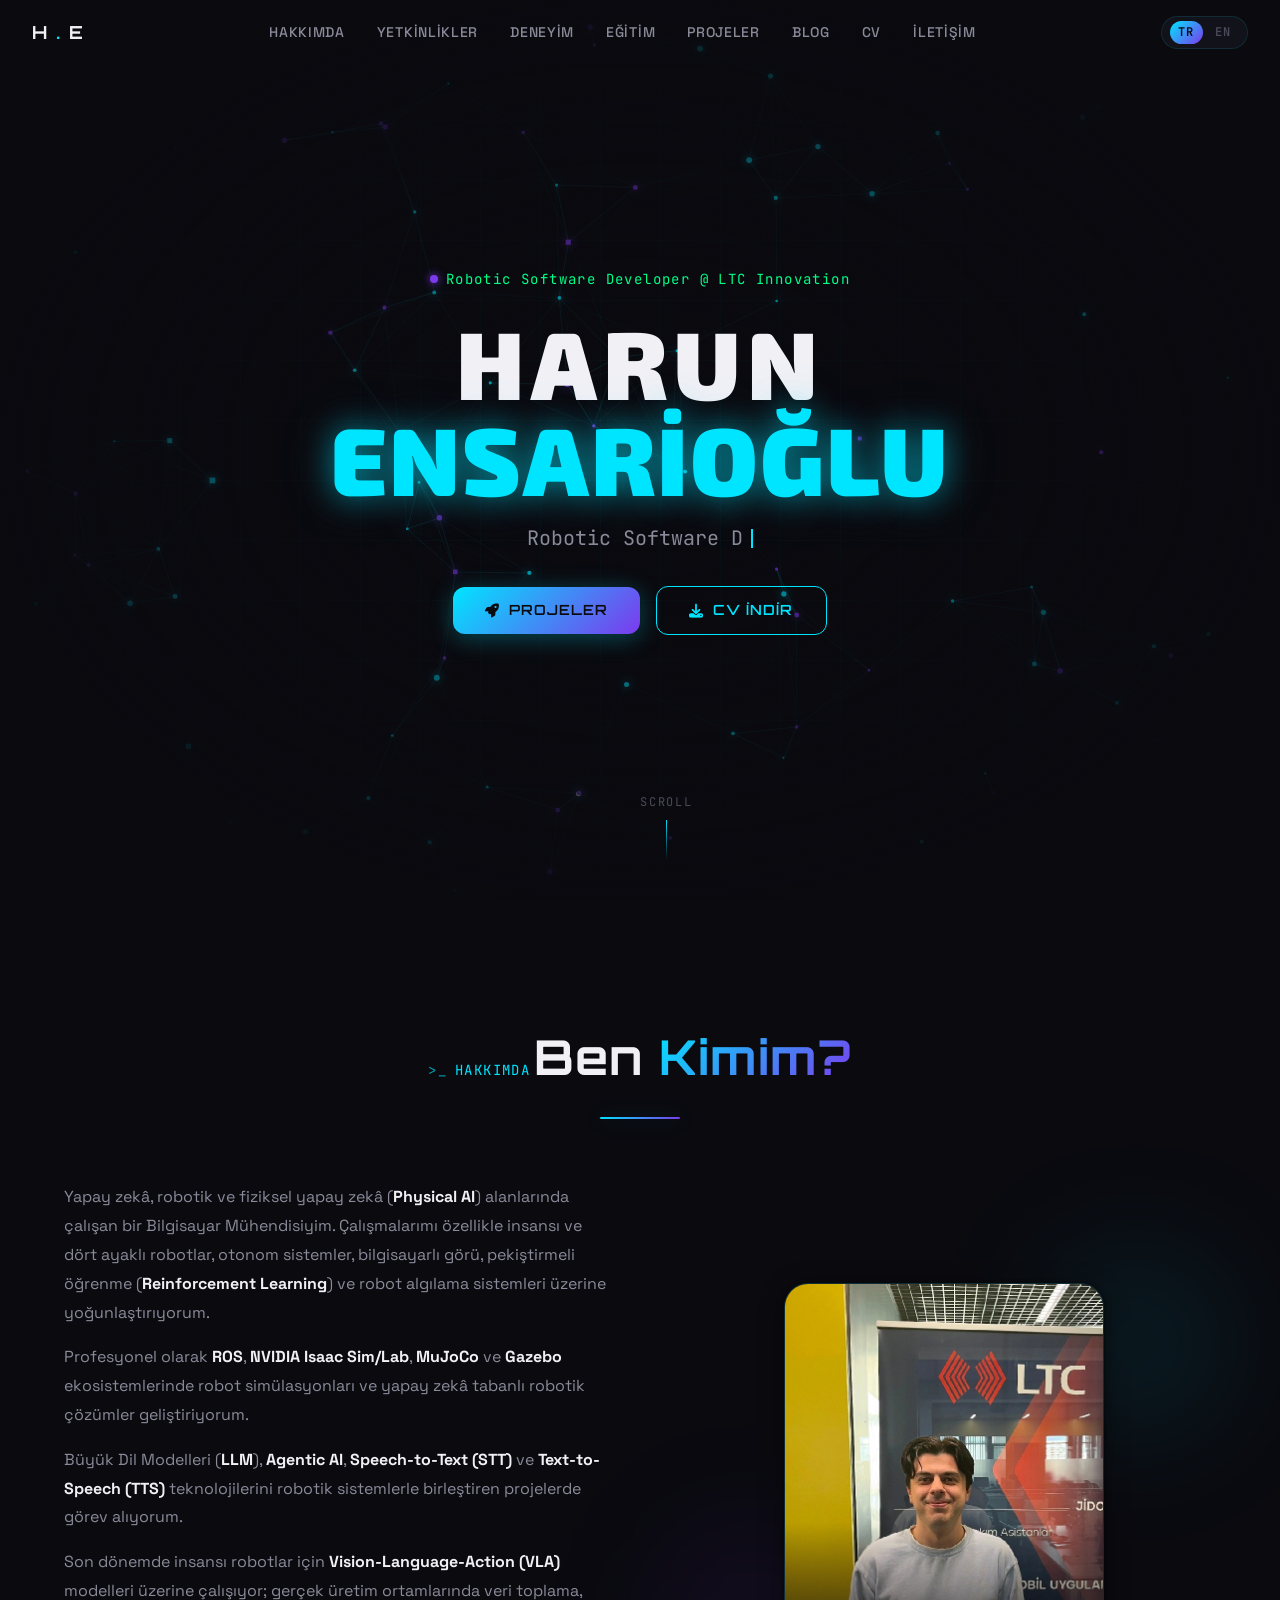
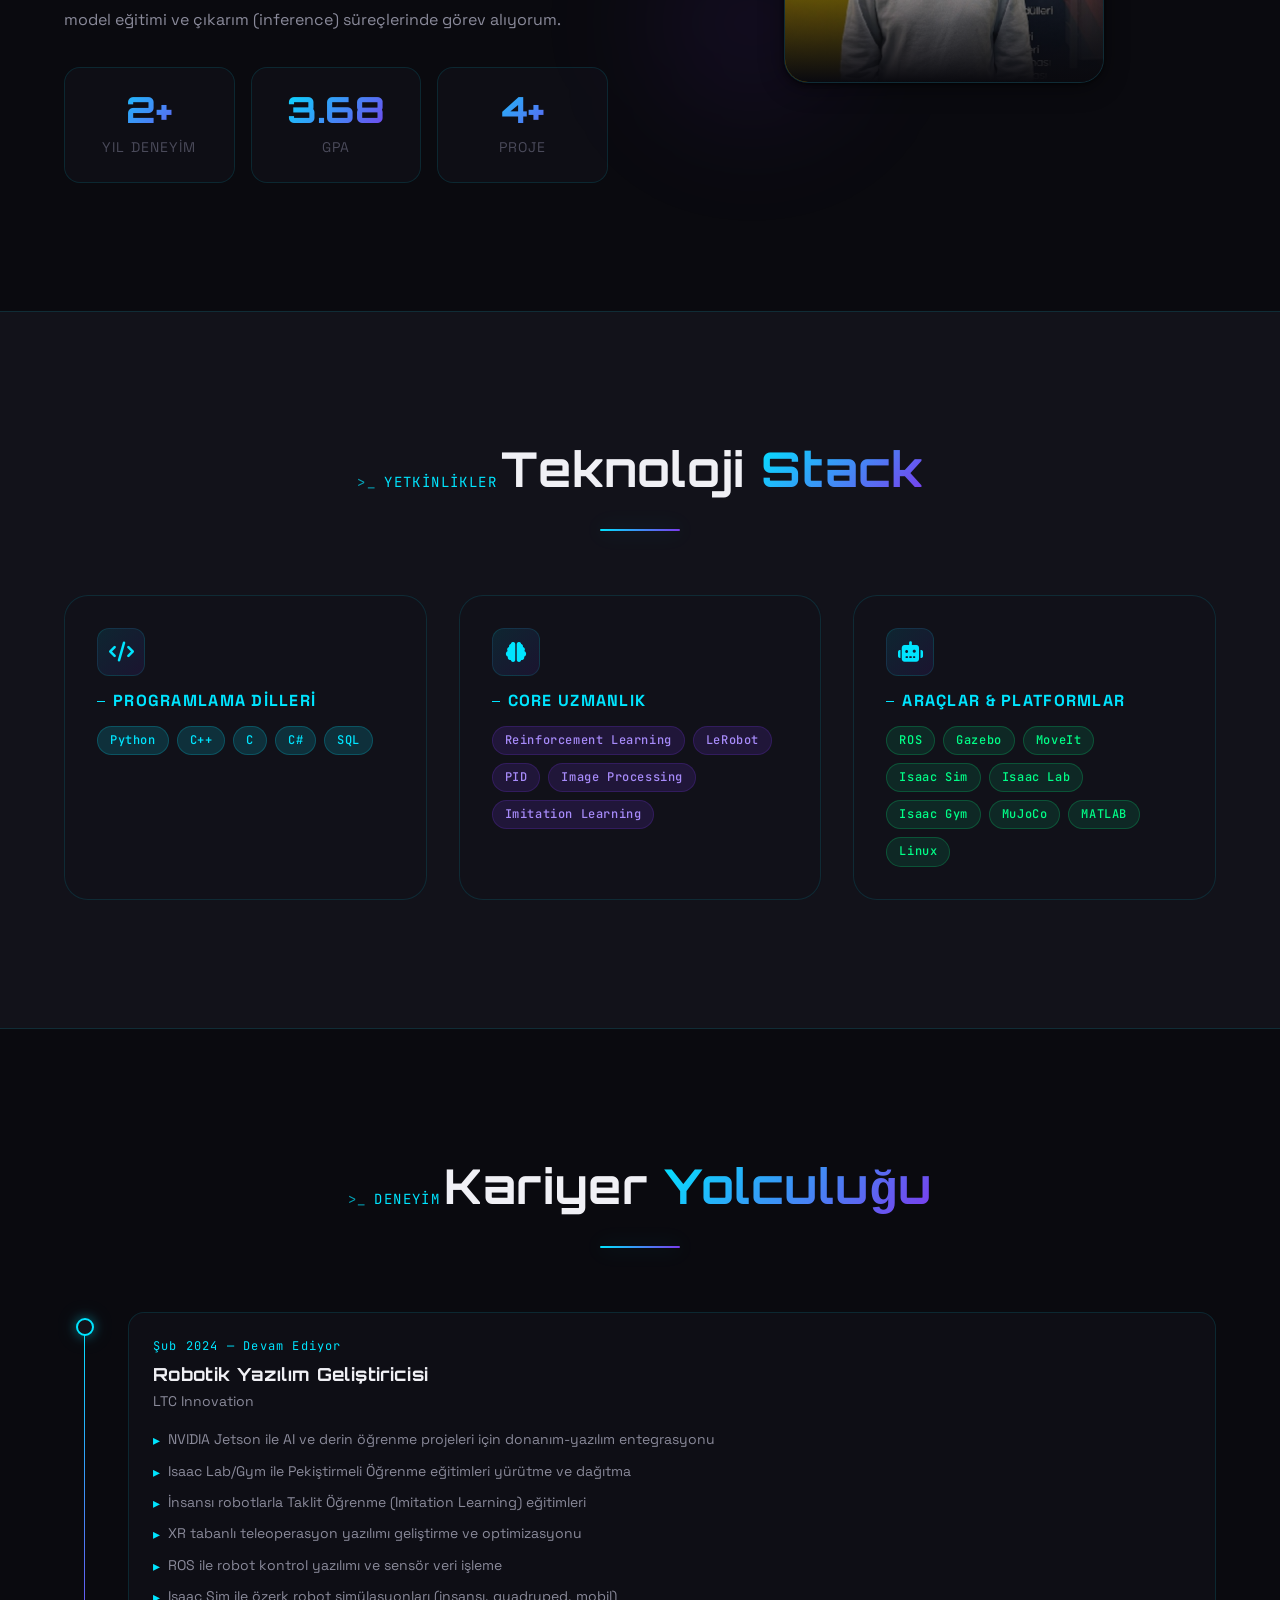
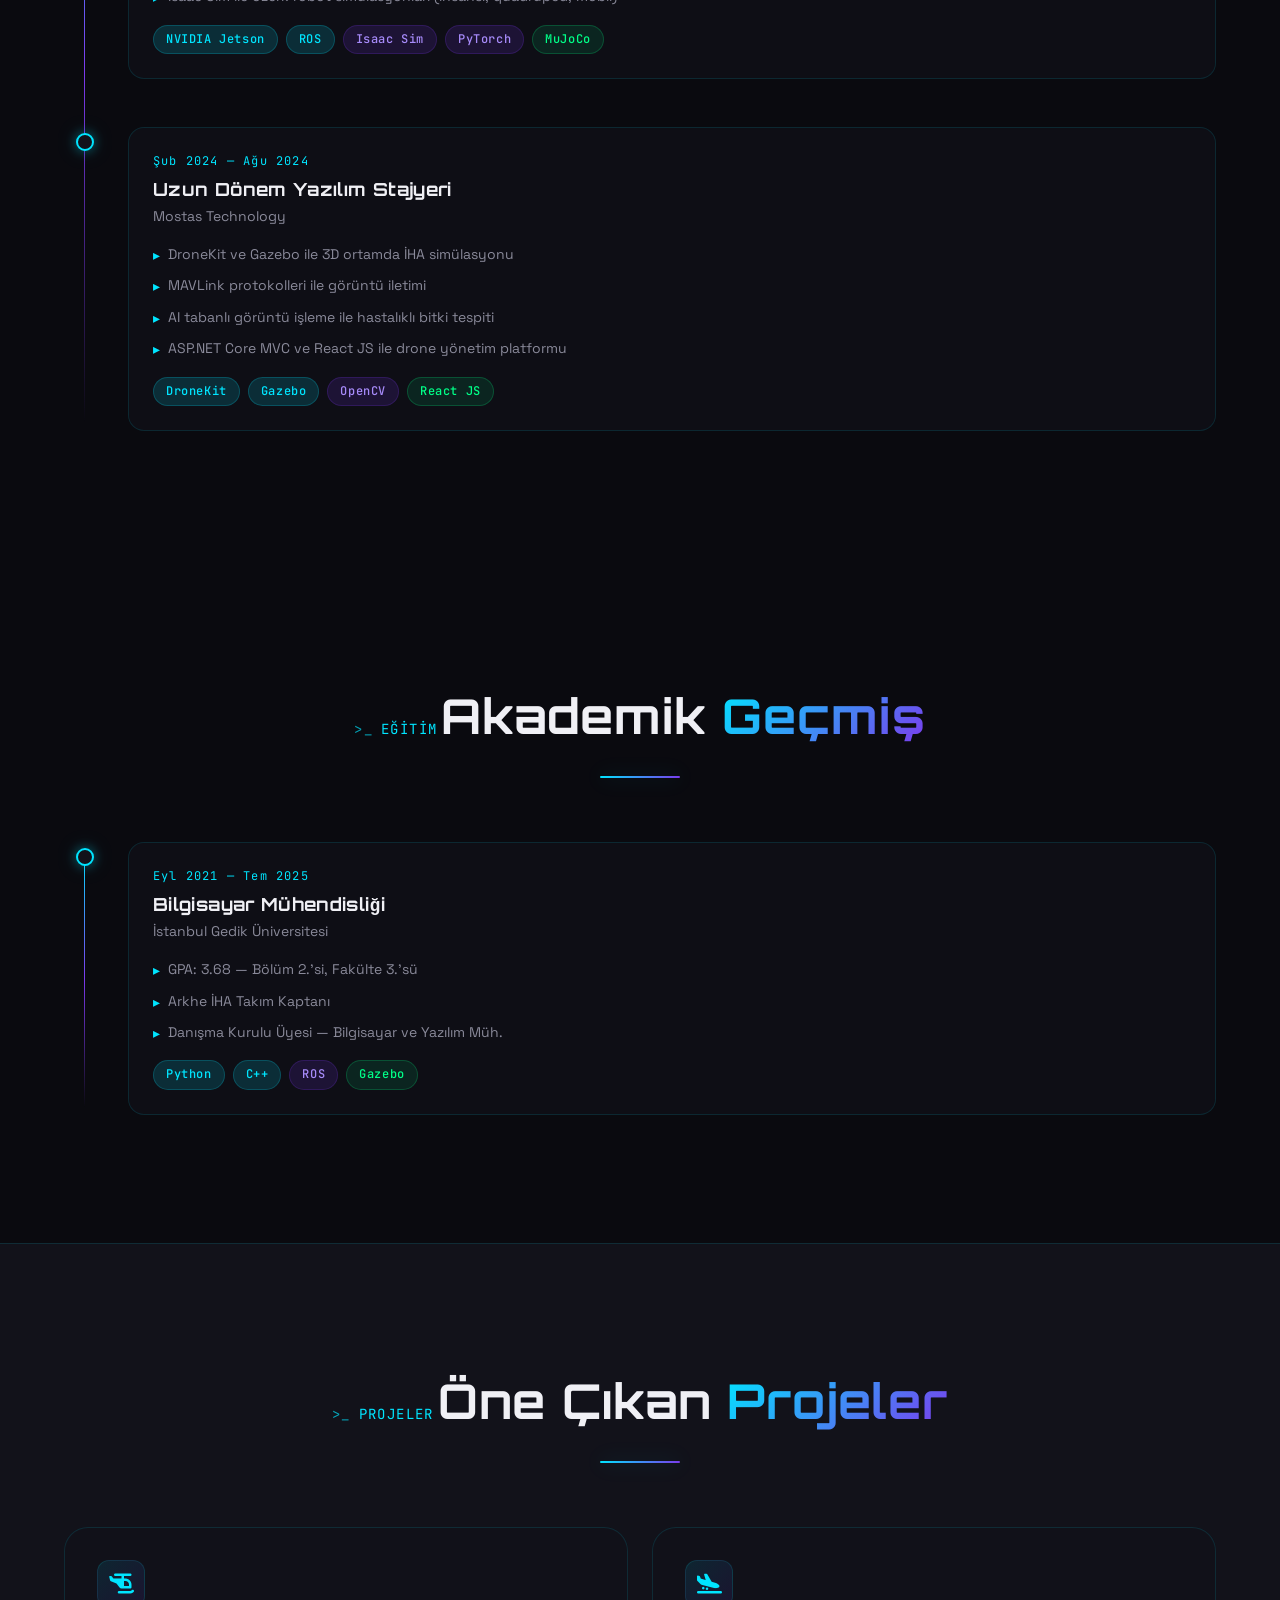
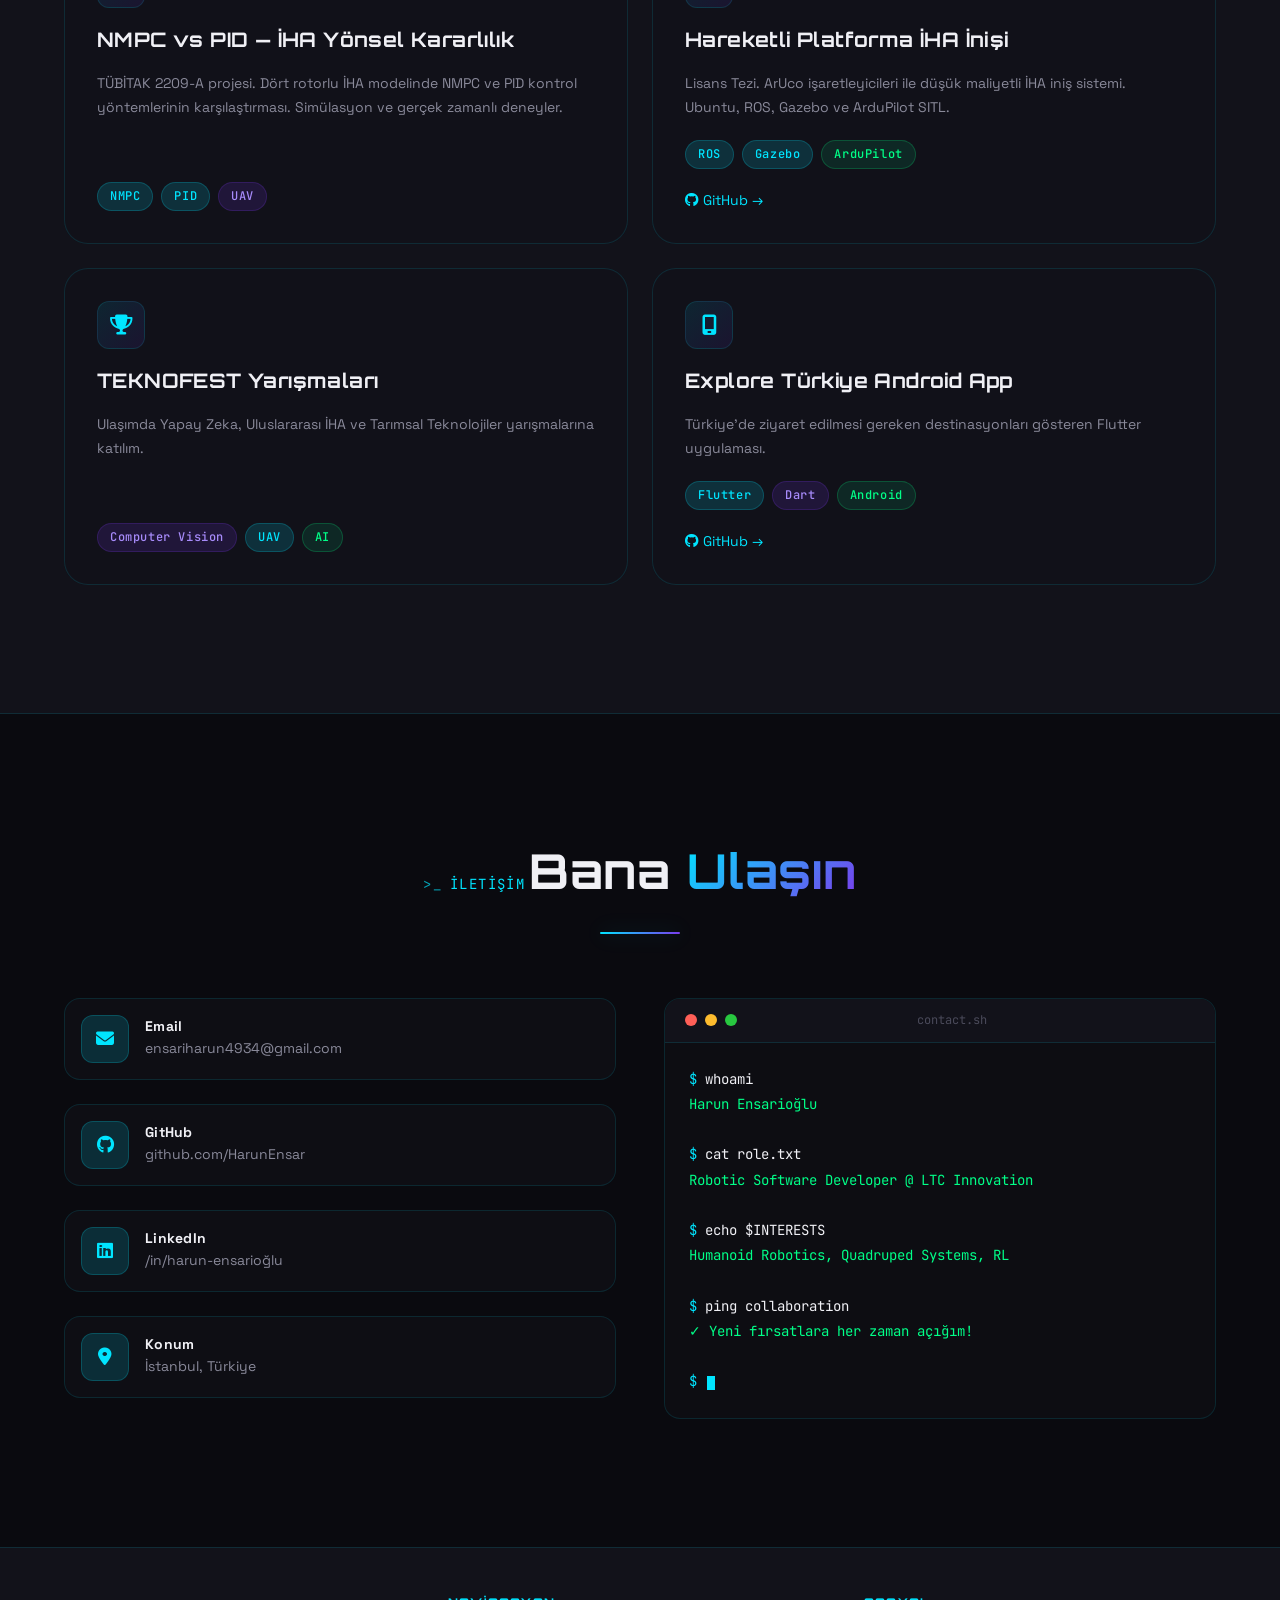
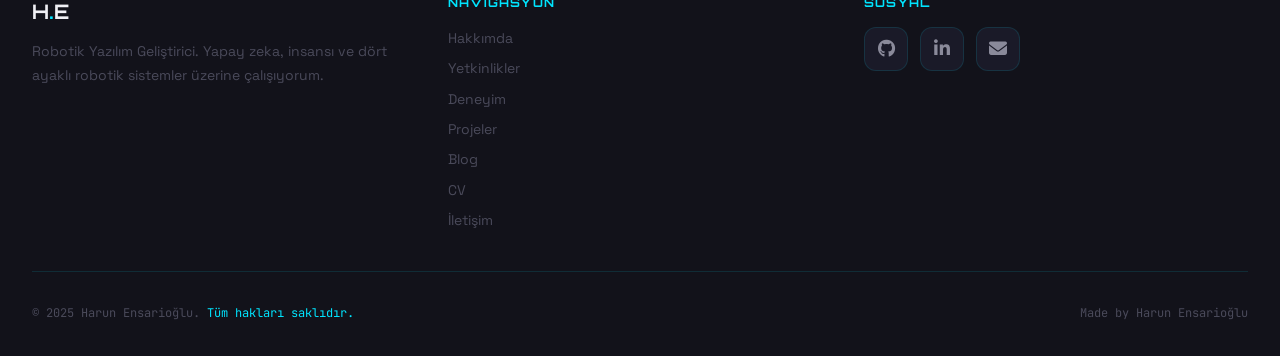
<file: index.html>
<!DOCTYPE html>
<html lang="tr">

<head>
  <meta charset="UTF-8">
  <meta name="viewport" content="width=device-width, initial-scale=1.0">
  <title>Harun Ensarioğlu — Robotic Software Developer</title>
  <meta name="description" content="Robotik Yazılım Geliştirici. AI, Computer Vision, Humanoid & Quadruped Robotics.">
  <meta property="og:title" content="Harun Ensarioğlu — Robotic Software Developer">
  <meta property="og:type" content="website">
  <link rel="stylesheet" href="assets/css/index.css">
  <link rel="stylesheet" href="assets/css/components.css">
  <link rel="stylesheet" href="assets/css/pages.css">
  <link rel="stylesheet" href="https://cdnjs.cloudflare.com/ajax/libs/font-awesome/6.5.1/css/all.min.css">
</head>

<body>

  <!-- NAVBAR -->
  <nav class="navbar" id="navbar">
    <div class="container navbar__inner">
      <a href="#" class="navbar__logo">H<span>.</span>E</a>
      <div class="navbar__nav">
        <a href="#about" class="navbar__link" data-tr="Hakkımda" data-en="About">Hakkımda</a>
        <a href="#skills" class="navbar__link" data-tr="Yetkinlikler" data-en="Skills">Yetkinlikler</a>
        <a href="#experience" class="navbar__link" data-tr="Deneyim" data-en="Experience">Deneyim</a>
        <a href="#education" class="navbar__link" data-tr="Eğitim" data-en="Education">Eğitim</a>
        <a href="#projects" class="navbar__link" data-tr="Projeler" data-en="Projects">Projeler</a>
        <a href="blog/index.html" class="navbar__link" data-tr="Blog" data-en="Blog">Blog</a>
        <a href="cv/index.html" class="navbar__link" data-tr="CV" data-en="CV">CV</a>
        <a href="#contact" class="navbar__link" data-tr="İletişim" data-en="Contact">İletişim</a>
      </div>
      <div class="navbar__actions">
        <div class="lang-toggle">
          <button class="lang-btn active" data-lang="tr">TR</button>
          <button class="lang-btn" data-lang="en">EN</button>
        </div>
      </div>
      <button class="hamburger" id="hamburger" aria-label="Menü">
        <span class="hamburger__line"></span>
        <span class="hamburger__line"></span>
        <span class="hamburger__line"></span>
      </button>
    </div>
  </nav>

  <!-- MOBILE NAV -->
  <div class="mobile-nav" id="mobileNav">
    <a href="#about" class="mobile-nav__link" data-tr="Hakkımda" data-en="About">Hakkımda</a>
    <a href="#skills" class="mobile-nav__link" data-tr="Yetkinlikler" data-en="Skills">Yetkinlikler</a>
    <a href="#experience" class="mobile-nav__link" data-tr="Deneyim" data-en="Experience">Deneyim</a>
    <a href="#education" class="mobile-nav__link" data-tr="Eğitim" data-en="Education">Eğitim</a>
    <a href="#projects" class="mobile-nav__link" data-tr="Projeler" data-en="Projects">Projeler</a>
    <a href="blog/index.html" class="mobile-nav__link" data-tr="Blog" data-en="Blog">Blog</a>
    <a href="cv/index.html" class="mobile-nav__link" data-tr="CV" data-en="CV">CV</a>
    <a href="#contact" class="mobile-nav__link" data-tr="İletişim" data-en="Contact">İletişim</a>
  </div>

  <!-- HERO -->
  <section class="hero" id="hero">
    <canvas class="hero__canvas" id="particleCanvas"></canvas>
    <div class="hero__overlay"></div>
    <div class="hero__content">
      <div class="hero__label"
        data-tr="&lt;span class='dot' style='background: var(--clr-purple); box-shadow: 0 0 8px var(--clr-purple); animation: none;'&gt;&lt;/span&gt; Robotic Software Developer @ LTC Innovation"
        data-en="&lt;span class='dot' style='background: var(--clr-purple); box-shadow: 0 0 8px var(--clr-purple); animation: none;'&gt;&lt;/span&gt; Robotic Software Developer @ LTC Innovation">
        <span class="dot"
          style="background: var(--clr-purple); box-shadow: 0 0 8px var(--clr-purple); animation: none;"></span> Robotic
        Software Developer @ LTC Innovation
      </div>
      <h1 class="hero__name">
        <span class="first">HARUN</span>
        <span class="last">ENSARİOĞLU</span>
      </h1>
      <div class="hero__title-wrapper">
        <span class="hero__title" id="typingText"></span>
        <span class="hero__cursor"></span>
      </div>
      <div class="hero__actions">
        <a href="#projects" class="btn btn--primary" data-tr="&lt;i class='fa-solid fa-rocket'&gt;&lt;/i&gt; Projeler"
          data-en="&lt;i class='fa-solid fa-rocket'&gt;&lt;/i&gt; Projects"><i class="fa-solid fa-rocket"></i>
          Projeler</a>
        <a href="Harun_Ensarioglu_CV_TR.pdf" class="btn btn--outline" download
          data-tr="&lt;i class='fa-solid fa-download'&gt;&lt;/i&gt; CV İndir"
          data-en="&lt;i class='fa-solid fa-download'&gt;&lt;/i&gt; Download CV"><i class="fa-solid fa-download"></i> CV
          İndir</a>
      </div>
    </div>
    <div class="hero__scroll">
      SCROLL
      <span class="hero__scroll-line"></span>
    </div>
  </section>

  <!-- ABOUT -->
  <section class="section" id="about">
    <div class="container">
      <div class="section-header fade-in">
        <div class="section-header__label" data-tr="Hakkımda" data-en="About Me">Hakkımda</div>
        <h2 class="section-header__title" data-tr="Ben &lt;span class='highlight'&gt;Kimim?&lt;/span&gt;"
          data-en="Who &lt;span class='highlight'&gt;Am I?&lt;/span&gt;">Ben <span class="highlight">Kimim?</span></h2>
        <div class="section-header__line"></div>
      </div>
      <div class="about__grid">
        <div class="fade-in-left">
          <div class="about__text"
            data-tr="&lt;p&gt;Yapay zekâ, robotik ve fiziksel yapay zekâ (&lt;strong&gt;Physical AI&lt;/strong&gt;) alanlarında çalışan bir Bilgisayar Mühendisiyim. Çalışmalarımı özellikle insansı ve dört ayaklı robotlar, otonom sistemler, bilgisayarlı görü, pekiştirmeli öğrenme (&lt;strong&gt;Reinforcement Learning&lt;/strong&gt;) ve robot algılama sistemleri üzerine yoğunlaştırıyorum.&lt;/p&gt;&lt;p&gt;Profesyonel olarak &lt;strong&gt;ROS&lt;/strong&gt;, &lt;strong&gt;NVIDIA Isaac Sim/Lab&lt;/strong&gt;, &lt;strong&gt;MuJoCo&lt;/strong&gt; ve &lt;strong&gt;Gazebo&lt;/strong&gt; ekosistemlerinde robot simülasyonları ve yapay zekâ tabanlı robotik çözümler geliştiriyorum.&lt;/p&gt;&lt;p&gt;Büyük Dil Modelleri (&lt;strong&gt;LLM&lt;/strong&gt;), &lt;strong&gt;Agentic AI&lt;/strong&gt;, &lt;strong&gt;Speech-to-Text (STT)&lt;/strong&gt; ve &lt;strong&gt;Text-to-Speech (TTS)&lt;/strong&gt; teknolojilerini robotik sistemlerle birleştiren projelerde görev alıyorum.&lt;/p&gt;&lt;p&gt;Son dönemde insansı robotlar için &lt;strong&gt;Vision-Language-Action (VLA)&lt;/strong&gt; modelleri üzerine çalışıyor; gerçek üretim ortamlarında veri toplama, model eğitimi ve çıkarım (inference) süreçlerinde görev alıyorum.&lt;/p&gt;"
            data-en="&lt;p&gt;I am a Computer Engineer specializing in &lt;strong&gt;Physical AI&lt;/strong&gt;, &lt;strong&gt;Humanoid Robotics&lt;/strong&gt; and &lt;strong&gt;Intelligent Autonomous Systems&lt;/strong&gt;.&lt;/p&gt;&lt;p&gt;My work focuses on building AI-powered robotic systems that can perceive, reason and interact with the physical world. I develop solutions across robotics simulation, reinforcement learning, imitation learning, computer vision and AI-driven human-robot interaction using &lt;strong&gt;ROS&lt;/strong&gt;, &lt;strong&gt;NVIDIA Isaac Sim/Lab&lt;/strong&gt;, &lt;strong&gt;MuJoCo&lt;/strong&gt; and modern AI frameworks.&lt;/p&gt;&lt;p&gt;I have worked on &lt;strong&gt;Agentic AI&lt;/strong&gt; systems that combine &lt;strong&gt;Large Language Models (LLMs)&lt;/strong&gt;, &lt;strong&gt;Speech-to-Text (STT)&lt;/strong&gt;, &lt;strong&gt;Text-to-Speech (TTS)&lt;/strong&gt; and robot control pipelines, enabling humanoid robots to communicate naturally and execute appropriate physical behaviors.&lt;/p&gt;&lt;p&gt;Additionally, I have experience with &lt;strong&gt;Vision-Language-Action (VLA)&lt;/strong&gt; models for humanoid robotics, including real-world industrial data collection, dataset curation, data augmentation, model training and inference workflows.&lt;/p&gt;&lt;p&gt;I enjoy transforming cutting-edge AI research into practical robotic systems and continuously explore emerging technologies through research papers, experimentation and hands-on engineering.&lt;/p&gt;">
            <p>Yapay zekâ, robotik ve fiziksel yapay zekâ (<strong>Physical AI</strong>) alanlarında çalışan bir Bilgisayar Mühendisiyim. Çalışmalarımı özellikle insansı ve dört ayaklı robotlar, otonom sistemler, bilgisayarlı görü, pekiştirmeli öğrenme (<strong>Reinforcement Learning</strong>) ve robot algılama sistemleri üzerine yoğunlaştırıyorum.</p>
            <p>Profesyonel olarak <strong>ROS</strong>, <strong>NVIDIA Isaac Sim/Lab</strong>, <strong>MuJoCo</strong> ve <strong>Gazebo</strong> ekosistemlerinde robot simülasyonları ve yapay zekâ tabanlı robotik çözümler geliştiriyorum.</p>
            <p>Büyük Dil Modelleri (<strong>LLM</strong>), <strong>Agentic AI</strong>, <strong>Speech-to-Text (STT)</strong> ve <strong>Text-to-Speech (TTS)</strong> teknolojilerini robotik sistemlerle birleştiren projelerde görev alıyorum.</p>
            <p>Son dönemde insansı robotlar için <strong>Vision-Language-Action (VLA)</strong> modelleri üzerine çalışıyor; gerçek üretim ortamlarında veri toplama, model eğitimi ve çıkarım (inference) süreçlerinde görev alıyorum.</p>
          </div>

          <div class="about__stats">
            <div class="stat-card fade-in delay-1">
              <div class="stat-card__value">2+</div>
              <div class="stat-card__label" data-tr="Yıl Deneyim" data-en="Years Experience">Yıl Deneyim</div>
            </div>
            <div class="stat-card fade-in delay-2">
              <div class="stat-card__value">3.68</div>
              <div class="stat-card__label" data-tr="GPA" data-en="GPA">GPA</div>
            </div>
            <div class="stat-card fade-in delay-3">
              <div class="stat-card__value">4+</div>
              <div class="stat-card__label" data-tr="Proje" data-en="Projects">Proje</div>
            </div>
          </div>
        </div>
        <div class="about__image-wrap fade-in-right">
          <div class="about__image-glow about__image-glow--top"></div>
          <div class="about__image-glow about__image-glow--bot"></div>
          <div class="about__image-frame"><img src="my.png" alt="Harun Ensarioğlu"></div>
        </div>
      </div>
    </div>
  </section>

  <!-- SKILLS -->
  <section class="section section--alt" id="skills">
    <div class="container">
      <div class="section-header fade-in">
        <div class="section-header__label" data-tr="Yetkinlikler" data-en="Skills">Yetkinlikler</div>
        <h2 class="section-header__title" data-tr="Teknoloji &lt;span class='highlight'&gt;Stack&lt;/span&gt;"
          data-en="Technology &lt;span class='highlight'&gt;Stack&lt;/span&gt;">Teknoloji <span
            class="highlight">Stack</span></h2>
        <div class="section-header__line"></div>
      </div>
      <div class="skills__grid">
        <div class="skill-group card fade-in delay-1">
          <div class="card__icon"><i class="fa-solid fa-code"></i></div>
          <div class="skill-group__label" data-tr="Programlama Dilleri" data-en="Programming Languages">Programlama
            Dilleri</div>
          <div class="skill-group__badges">
            <span class="badge">Python</span><span class="badge">C++</span><span class="badge">C</span><span
              class="badge">C#</span><span class="badge">SQL</span>
          </div>
        </div>
        <div class="skill-group card fade-in delay-2">
          <div class="card__icon"><i class="fa-solid fa-brain"></i></div>
          <div class="skill-group__label" data-tr="Core Uzmanlık" data-en="Core Expertise">Core Uzmanlık</div>
          <div class="skill-group__badges">
            <span class="badge--purple badge">Reinforcement Learning</span><span
              class="badge--purple badge">LeRobot</span><span class="badge--purple badge">PID</span><span
              class="badge--purple badge">Image Processing</span><span class="badge--purple badge">Imitation
              Learning</span>
          </div>
        </div>
        <div class="skill-group card fade-in delay-3">
          <div class="card__icon"><i class="fa-solid fa-robot"></i></div>
          <div class="skill-group__label" data-tr="Araçlar & Platformlar" data-en="Tools & Platforms">Araçlar &
            Platformlar</div>
          <div class="skill-group__badges">
            <span class="badge--green badge">ROS</span><span class="badge--green badge">Gazebo</span><span
              class="badge--green badge">MoveIt</span><span class="badge--green badge">Isaac Sim</span><span
              class="badge--green badge">Isaac Lab</span><span class="badge--green badge">Isaac Gym</span><span
              class="badge--green badge">MuJoCo</span><span class="badge--green badge">MATLAB</span><span
              class="badge--green badge">Linux</span>
          </div>
        </div>
      </div>
    </div>
  </section>

  <!-- EXPERIENCE -->
  <section class="section" id="experience">
    <div class="container">
      <div class="section-header fade-in">
        <div class="section-header__label" data-tr="Deneyim" data-en="Experience">Deneyim</div>
        <h2 class="section-header__title" data-tr="Kariyer &lt;span class='highlight'&gt;Yolculuğu&lt;/span&gt;"
          data-en="Career &lt;span class='highlight'&gt;Journey&lt;/span&gt;">Kariyer <span
            class="highlight">Yolculuğu</span></h2>
        <div class="section-header__line"></div>
      </div>
      <div class="timeline">
        <div class="timeline__item fade-in">
          <div class="timeline__dot"></div>
          <div class="timeline__content">
            <div class="timeline__period" data-tr="Şub 2024 — Devam Ediyor" data-en="Feb 2024 — Present">Şub 2024 —
              Devam Ediyor</div>
            <h3 class="timeline__title" data-tr="Robotik Yazılım Geliştiricisi" data-en="Robotic Software Developer">
              Robotik Yazılım Geliştiricisi</h3>
            <div class="timeline__org">LTC Innovation</div>
            <div class="timeline__bullets">
              <div class="timeline__bullet"
                data-tr="NVIDIA Jetson ile AI ve derin öğrenme projeleri için donanım-yazılım entegrasyonu"
                data-en="Hardware-software integration for AI and deep learning projects with NVIDIA Jetson">NVIDIA
                Jetson ile AI ve derin öğrenme projeleri için donanım-yazılım entegrasyonu</div>
              <div class="timeline__bullet"
                data-tr="Isaac Lab/Gym ile Pekiştirmeli Öğrenme eğitimleri yürütme ve dağıtma"
                data-en="Executing and deploying Reinforcement Learning trainings with Isaac Lab/Gym">Isaac Lab/Gym ile
                Pekiştirmeli Öğrenme eğitimleri yürütme ve dağıtma</div>
              <div class="timeline__bullet" data-tr="İnsansı robotlarla Taklit Öğrenme (Imitation Learning) eğitimleri"
                data-en="Imitation Learning trainings with humanoid robots">İnsansı robotlarla Taklit Öğrenme (Imitation
                Learning) eğitimleri</div>
              <div class="timeline__bullet" data-tr="XR tabanlı teleoperasyon yazılımı geliştirme ve optimizasyonu"
                data-en="Development and optimization of XR-based teleoperation software">XR tabanlı teleoperasyon
                yazılımı geliştirme ve optimizasyonu</div>
              <div class="timeline__bullet" data-tr="ROS ile robot kontrol yazılımı ve sensör veri işleme"
                data-en="Robot control software and sensor data processing with ROS">ROS ile robot kontrol yazılımı ve
                sensör veri işleme</div>
              <div class="timeline__bullet"
                data-tr="Isaac Sim ile özerk robot simülasyonları (insansı, quadruped, mobil)"
                data-en="Autonomous robot simulations (humanoid, quadruped, mobile) with Isaac Sim">Isaac Sim ile özerk
                robot simülasyonları (insansı, quadruped, mobil)</div>
            </div>
            <div class="card__badge-row" style="margin-top:var(--space-4)">
              <span class="badge">NVIDIA Jetson</span><span class="badge">ROS</span><span
                class="badge--purple badge">Isaac Sim</span><span class="badge--purple badge">PyTorch</span><span
                class="badge--green badge">MuJoCo</span>
            </div>
          </div>
        </div>
        <div class="timeline__item fade-in">
          <div class="timeline__dot"></div>
          <div class="timeline__content">
            <div class="timeline__period" data-tr="Şub 2024 — Ağu 2024" data-en="Feb 2024 — Aug 2024">Şub 2024 — Ağu
              2024</div>
            <h3 class="timeline__title" data-tr="Uzun Dönem Yazılım Stajyeri" data-en="Long-Term Software Intern">Uzun
              Dönem Yazılım Stajyeri</h3>
            <div class="timeline__org">Mostas Technology</div>
            <div class="timeline__bullets">
              <div class="timeline__bullet" data-tr="DroneKit ve Gazebo ile 3D ortamda İHA simülasyonu"
                data-en="UAV simulation in 3D environment with DroneKit and Gazebo">DroneKit ve Gazebo ile 3D ortamda
                İHA simülasyonu</div>
              <div class="timeline__bullet" data-tr="MAVLink protokolleri ile görüntü iletimi"
                data-en="Image transmission via MAVLink protocols">MAVLink protokolleri ile görüntü iletimi</div>
              <div class="timeline__bullet" data-tr="AI tabanlı görüntü işleme ile hastalıklı bitki tespiti"
                data-en="Diseased plant detection with AI-based image processing">AI tabanlı görüntü işleme ile
                hastalıklı bitki tespiti</div>
              <div class="timeline__bullet" data-tr="ASP.NET Core MVC ve React JS ile drone yönetim platformu"
                data-en="Drone management platform with ASP.NET Core MVC and React JS">ASP.NET Core MVC ve React JS ile
                drone yönetim platformu</div>
            </div>
            <div class="card__badge-row" style="margin-top:var(--space-4)">
              <span class="badge">DroneKit</span><span class="badge">Gazebo</span><span
                class="badge--purple badge">OpenCV</span><span class="badge--green badge">React JS</span>
            </div>
          </div>
        </div>

      </div>
    </div>
  </section>

  <!-- EDUCATION -->
  <section class="section" id="education">
    <div class="container">
      <div class="section-header fade-in">
        <div class="section-header__label" data-tr="Eğitim" data-en="Education">Eğitim</div>
        <h2 class="section-header__title" data-tr="Akademik &lt;span class='highlight'&gt;Geçmiş&lt;/span&gt;" data-en="Academic &lt;span class='highlight'&gt;Background&lt;/span&gt;">Akademik <span class="highlight">Geçmiş</span></h2>
        <div class="section-header__line"></div>
      </div>
      <div class="timeline">
        <div class="timeline__item fade-in">
          <div class="timeline__dot"></div>
          <div class="timeline__content">
            <div class="timeline__period" data-tr="Eyl 2021 — Tem 2025" data-en="Sep 2021 — Jul 2025">Eyl 2021 — Tem 2025</div>
            <h3 class="timeline__title" data-tr="Bilgisayar Mühendisliği" data-en="Computer Engineering">Bilgisayar Mühendisliği</h3>
            <div class="timeline__org" data-tr="İstanbul Gedik Üniversitesi" data-en="Istanbul Gedik University">İstanbul Gedik Üniversitesi</div>
            <div class="timeline__bullets">
              <div class="timeline__bullet" data-tr="GPA: 3.68 — Bölüm 2.'si, Fakülte 3.'sü" data-en="GPA: 3.68 — 2nd in Dept., 3rd in Faculty">GPA: 3.68 — Bölüm 2.'si, Fakülte 3.'sü</div>
              <div class="timeline__bullet" data-tr="Arkhe İHA Takım Kaptanı" data-en="Arkhe UAV Team Captain">Arkhe İHA Takım Kaptanı</div>
              <div class="timeline__bullet" data-tr="Danışma Kurulu Üyesi — Bilgisayar ve Yazılım Müh." data-en="Advisory Board Member — Computer &amp; Software Engineering">Danışma Kurulu Üyesi — Bilgisayar ve Yazılım Müh.</div>
            </div>
            <div class="card__badge-row" style="margin-top:var(--space-4)">
              <span class="badge">Python</span><span class="badge">C++</span><span class="badge--purple badge">ROS</span><span class="badge--green badge">Gazebo</span>
            </div>
          </div>
        </div>
      </div>
    </div>
  </section>

  <!-- PROJECTS -->
  <section class="section section--alt" id="projects">
    <div class="container">
      <div class="section-header fade-in">
        <div class="section-header__label" data-tr="Projeler" data-en="Projects">Projeler</div>
        <h2 class="section-header__title" data-tr="Öne Çıkan &lt;span class='highlight'&gt;Projeler&lt;/span&gt;"
          data-en="Featured &lt;span class='highlight'&gt;Projects&lt;/span&gt;">Öne Çıkan <span
            class="highlight">Projeler</span></h2>
        <div class="section-header__line"></div>
      </div>
      <div class="projects__grid">
        <div class="card card--project fade-in delay-1">
          <div class="card__icon"><i class="fa-solid fa-helicopter"></i></div>
          <h3 class="card__title" data-tr="NMPC vs PID — İHA Yönsel Kararlılık"
            data-en="NMPC vs PID — UAV Directional Stability">NMPC vs PID — İHA Yönsel Kararlılık</h3>
          <p class="card__desc"
            data-tr="TÜBİTAK 2209-A projesi. Dört rotorlu İHA modelinde NMPC ve PID kontrol yöntemlerinin karşılaştırması. Simülasyon ve gerçek zamanlı deneyler."
            data-en="TÜBİTAK 2209-A project. Comparison of NMPC and PID control methods in a quadrotor UAV model. Simulation and real-time experiments.">
            TÜBİTAK 2209-A projesi. Dört rotorlu İHA modelinde NMPC ve PID kontrol yöntemlerinin karşılaştırması.
            Simülasyon ve gerçek zamanlı deneyler.</p>
          <div class="card__badge-row">
            <span class="badge">NMPC</span><span class="badge">PID</span><span class="badge--purple badge">UAV</span>
          </div>
        </div>
        <div class="card card--project fade-in delay-2">
          <div class="card__icon"><i class="fa-solid fa-plane-arrival"></i></div>
          <h3 class="card__title" data-tr="Hareketli Platforma İHA İnişi" data-en="UAV Landing on Moving Platform">
            Hareketli Platforma İHA İnişi</h3>
          <p class="card__desc"
            data-tr="Lisans Tezi. ArUco işaretleyicileri ile düşük maliyetli İHA iniş sistemi. Ubuntu, ROS, Gazebo ve ArduPilot SITL."
            data-en="Bachelor's Thesis. Low-cost UAV landing system using ArUco markers. Ubuntu, ROS, Gazebo, and ArduPilot SITL.">
            Lisans Tezi. ArUco işaretleyicileri ile düşük maliyetli İHA iniş sistemi. Ubuntu, ROS, Gazebo ve ArduPilot
            SITL.</p>
          <div class="card__badge-row">
            <span class="badge">ROS</span><span class="badge">Gazebo</span><span
              class="badge--green badge">ArduPilot</span>
          </div>
          <div class="card__link-row">
            <a href="https://github.com/HarunEnsar/moving_platform_uav_landing" target="_blank" class="card__link"><i
                class="fa-brands fa-github"></i> GitHub →</a>
          </div>
        </div>
        <div class="card card--project fade-in delay-3">
          <div class="card__icon"><i class="fa-solid fa-trophy"></i></div>
          <h3 class="card__title" data-tr="TEKNOFEST Yarışmaları" data-en="TEKNOFEST Competitions">TEKNOFEST Yarışmaları
          </h3>
          <p class="card__desc"
            data-tr="Ulaşımda Yapay Zeka, Uluslararası İHA ve Tarımsal Teknolojiler yarışmalarına katılım."
            data-en="Participation in AI in Transportation, International UAV, and Agricultural Technologies competitions.">
            Ulaşımda Yapay Zeka, Uluslararası İHA ve Tarımsal Teknolojiler yarışmalarına katılım.</p>
          <div class="card__badge-row">
            <span class="badge--purple badge">Computer Vision</span><span class="badge">UAV</span><span
              class="badge--green badge">AI</span>
          </div>
        </div>
        <div class="card card--project fade-in delay-4">
          <div class="card__icon"><i class="fa-solid fa-mobile-screen"></i></div>
          <h3 class="card__title" data-tr="Explore Türkiye Android App" data-en="Explore Turkey Android App">Explore
            Türkiye Android App</h3>
          <p class="card__desc"
            data-tr="Türkiye'de ziyaret edilmesi gereken destinasyonları gösteren Flutter uygulaması."
            data-en="Flutter application showing must-visit destinations in Turkey.">Türkiye'de ziyaret edilmesi gereken
            destinasyonları gösteren Flutter uygulaması.</p>
          <div class="card__badge-row">
            <span class="badge">Flutter</span><span class="badge--purple badge">Dart</span><span
              class="badge--green badge">Android</span>
          </div>
          <div class="card__link-row">
            <a href="https://github.com/HarunEnsar/Explore_Turkiye_Android_App" target="_blank" class="card__link"><i
                class="fa-brands fa-github"></i> GitHub →</a>
          </div>
        </div>
      </div>
    </div>
  </section>

  <!-- CONTACT -->
  <section class="section" id="contact">
    <div class="container">
      <div class="section-header fade-in">
        <div class="section-header__label" data-tr="İletişim" data-en="Contact">İletişim</div>
        <h2 class="section-header__title" data-tr="Bana &lt;span class='highlight'&gt;Ulaşın&lt;/span&gt;"
          data-en="Get In &lt;span class='highlight'&gt;Touch&lt;/span&gt;">Bana <span class="highlight">Ulaşın</span>
        </h2>
        <div class="section-header__line"></div>
      </div>
      <div class="contact__grid">
        <div class="contact__info fade-in-left">
          <a href="mailto:ensariharun4934@gmail.com" class="contact__item">
            <div class="contact__item-icon"><i class="fa-solid fa-envelope"></i></div>
            <div class="contact__item-text">
              <h4>Email</h4>
              <p>ensariharun4934@gmail.com</p>
            </div>
          </a>
          <a href="https://github.com/HarunEnsar" target="_blank" class="contact__item">
            <div class="contact__item-icon"><i class="fa-brands fa-github"></i></div>
            <div class="contact__item-text">
              <h4>GitHub</h4>
              <p>github.com/HarunEnsar</p>
            </div>
          </a>
          <a href="https://www.linkedin.com/in/harun-ensarioğlu/" target="_blank" class="contact__item">
            <div class="contact__item-icon"><i class="fa-brands fa-linkedin"></i></div>
            <div class="contact__item-text">
              <h4>LinkedIn</h4>
              <p>/in/harun-ensarioğlu</p>
            </div>
          </a>
          <div class="contact__item">
            <div class="contact__item-icon"><i class="fa-solid fa-location-dot"></i></div>
            <div class="contact__item-text">
              <h4 data-tr="Konum" data-en="Location">Konum</h4>
              <p data-tr="İstanbul, Türkiye" data-en="Istanbul, Turkey">İstanbul, Türkiye</p>
            </div>
          </div>
        </div>
        <div class="fade-in-right">
          <div class="terminal">
            <div class="terminal__header">
              <span class="terminal__dot terminal__dot--red"></span>
              <span class="terminal__dot terminal__dot--yellow"></span>
              <span class="terminal__dot terminal__dot--green"></span>
              <span class="terminal__title">contact.sh</span>
            </div>
            <div class="terminal__body">
              <div><span class="terminal__prompt">$ </span><span class="terminal__cmd">whoami</span></div>
              <div><span class="terminal__output">Harun Ensarioğlu</span></div>
              <br>
              <div><span class="terminal__prompt">$ </span><span class="terminal__cmd">cat role.txt</span></div>
              <div><span class="terminal__output">Robotic Software Developer @ LTC Innovation</span></div>
              <br>
              <div><span class="terminal__prompt">$ </span><span class="terminal__cmd">echo $INTERESTS</span></div>
              <div><span class="terminal__output">Humanoid Robotics, Quadruped Systems, RL</span></div>
              <br>
              <div><span class="terminal__prompt">$ </span><span class="terminal__cmd">ping collaboration</span></div>
              <div><span class="terminal__output" data-tr="✓ Yeni fırsatlara her zaman açığım!"
                  data-en="✓ Always open for new opportunities!">✓ Yeni fırsatlara her zaman açığım!</span></div>
              <br>
              <div><span class="terminal__prompt">$ </span><span class="terminal__cursor"></span></div>
            </div>
          </div>
        </div>
      </div>
    </div>
  </section>

  <!-- FOOTER -->
  <footer class="footer">
    <div class="container">
      <div class="footer__grid">
        <div class="footer__brand">
          <span class="footer__logo">H<span>.</span>E</span>
          <p class="footer__tagline"
            data-tr="Robotik Yazılım Geliştirici. Yapay zeka, insansı ve dört ayaklı robotik sistemler üzerine çalışıyorum."
            data-en="Robotic Software Developer. I work on artificial intelligence, humanoid, and quadruped robotic systems.">
            Robotik Yazılım Geliştirici. Yapay zeka, insansı ve dört ayaklı robotik sistemler üzerine çalışıyorum.</p>
        </div>
        <div>
          <h4 class="footer__nav-title" data-tr="Navigasyon" data-en="Navigation">Navigasyon</h4>
          <div class="footer__nav-links">
            <a href="#about" class="footer__nav-link" data-tr="Hakkımda" data-en="About">Hakkımda</a>
            <a href="#skills" class="footer__nav-link" data-tr="Yetkinlikler" data-en="Skills">Yetkinlikler</a>
            <a href="#experience" class="footer__nav-link" data-tr="Deneyim" data-en="Experience">Deneyim</a>
            <a href="#projects" class="footer__nav-link" data-tr="Projeler" data-en="Projects">Projeler</a>
            <a href="blog/index.html" class="footer__nav-link" data-tr="Blog" data-en="Blog">Blog</a>
            <a href="cv/index.html" class="footer__nav-link" data-tr="CV" data-en="CV">CV</a>
            <a href="#contact" class="footer__nav-link" data-tr="İletişim" data-en="Contact">İletişim</a>
          </div>
        </div>
        <div>
          <h4 class="footer__nav-title" data-tr="Sosyal" data-en="Social">Sosyal</h4>
          <div class="footer__socials">
            <a href="https://github.com/HarunEnsar" target="_blank" class="social-icon" aria-label="GitHub"><i
                class="fa-brands fa-github"></i></a>
            <a href="https://www.linkedin.com/in/harun-ensarioğlu/" target="_blank" class="social-icon"
              aria-label="LinkedIn"><i class="fa-brands fa-linkedin-in"></i></a>
            <a href="mailto:ensariharun4934@gmail.com" class="social-icon" aria-label="Email"><i
                class="fa-solid fa-envelope"></i></a>
          </div>
        </div>
      </div>
      <div class="footer__bottom">
        <div class="footer__copy" data-tr="© 2025 Harun Ensarioğlu. &lt;span&gt;Tüm hakları saklıdır.&lt;/span&gt;"
          data-en="© 2025 Harun Ensarioğlu. &lt;span&gt;All rights reserved.&lt;/span&gt;">© 2025 Harun Ensarioğlu.
          <span>Tüm hakları saklıdır.</span>
        </div>
        <div class="footer__made">Made by Harun Ensarioğlu</div>
      </div>
    </div>
  </footer>

  <!-- SCROLL TO TOP -->
  <button class="scroll-top" id="scrollTop" aria-label="Yukarı"><i class="fa-solid fa-chevron-up"></i></button>

  <script src="assets/js/particles.js"></script>
  <script src="assets/js/main.js"></script>
</body>

</html>
</file>
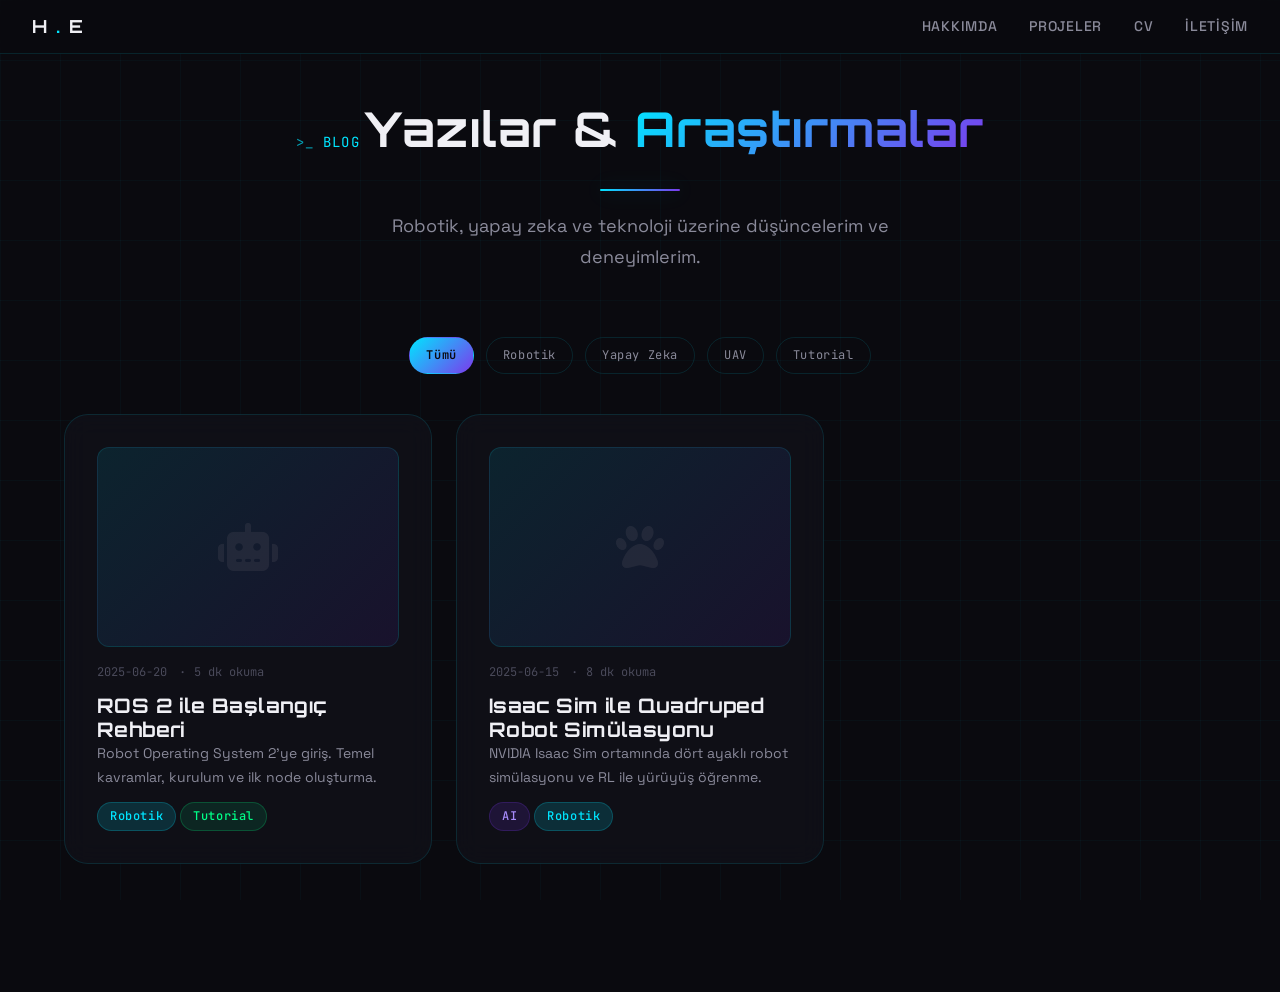
<file: blog/index.html>
<!DOCTYPE html>
<html lang="tr">
<head>
  <meta charset="UTF-8">
  <meta name="viewport" content="width=device-width, initial-scale=1.0">
  <title>Blog — Harun Ensarioğlu</title>
  <meta name="description" content="Robotik, AI ve teknoloji üzerine yazılar.">
  <link rel="stylesheet" href="../assets/css/index.css">
  <link rel="stylesheet" href="../assets/css/components.css">
  <link rel="stylesheet" href="../assets/css/pages.css">
  <link rel="stylesheet" href="https://cdnjs.cloudflare.com/ajax/libs/font-awesome/6.5.1/css/all.min.css">
  <style>
    .blog-page { padding-top: 100px; min-height: 100vh; }
    .blog-filters { display: flex; justify-content: center; gap: var(--space-3); flex-wrap: wrap; margin-bottom: var(--space-10); }
    .blog-grid { display: grid; grid-template-columns: repeat(auto-fill, minmax(340px, 1fr)); gap: var(--space-6); }
    .blog-card__img { width: 100%; height: 200px; object-fit: cover; border-radius: var(--radius-lg); border: 1px solid var(--clr-border); }
    .blog-card__category { margin-top: var(--space-3); }
    .empty-state { text-align: center; padding: var(--space-16); color: var(--clr-text-muted); font-family: var(--font-mono); }
  </style>
</head>
<body>
<nav class="navbar scrolled">
  <div class="container navbar__inner">
    <a href="../index.html" class="navbar__logo">H<span>.</span>E</a>
    <div class="navbar__nav">
      <a href="../index.html#about" class="navbar__link">Hakkımda</a>
      <a href="../index.html#projects" class="navbar__link">Projeler</a>
      <a href="../cv/index.html" class="navbar__link">CV</a>
      <a href="../index.html#contact" class="navbar__link">İletişim</a>
    </div>
  </div>
</nav>

<section class="blog-page section">
  <div class="container">
    <div class="section-header">
      <div class="section-header__label">Blog</div>
      <h1 class="section-header__title">Yazılar & <span class="highlight">Araştırmalar</span></h1>
      <div class="section-header__line"></div>
      <p class="section-header__desc">Robotik, yapay zeka ve teknoloji üzerine düşüncelerim ve deneyimlerim.</p>
    </div>

    <div class="blog-filters">
      <button class="chip active" data-filter="all">Tümü</button>
      <button class="chip" data-filter="robotics">Robotik</button>
      <button class="chip" data-filter="ai">Yapay Zeka</button>
      <button class="chip" data-filter="uav">UAV</button>
      <button class="chip" data-filter="tutorial">Tutorial</button>
    </div>

    <div class="blog-grid" id="blogGrid">
      <!-- Example post card -->
      <a href="posts/ros2-baslangic.html" class="card card--blog" data-category="robotics tutorial">
        <div style="height:200px;border-radius:var(--radius-lg);background:var(--gradient-subtle);border:1px solid var(--clr-border);display:flex;align-items:center;justify-content:center;color:var(--clr-text-muted);font-family:var(--font-mono);font-size:var(--fs-sm);margin-bottom:var(--space-4)">
          <i class="fa-solid fa-robot" style="font-size:3rem;opacity:.3"></i>
        </div>
        <div class="card__meta">
          <span class="card__date">2025-06-20</span>
          <span class="card__read-time">5 dk okuma</span>
        </div>
        <h3 class="card__title">ROS 2 ile Başlangıç Rehberi</h3>
        <p class="card__desc">Robot Operating System 2'ye giriş. Temel kavramlar, kurulum ve ilk node oluşturma.</p>
        <div class="blog-card__category"><span class="badge">Robotik</span> <span class="badge--green badge">Tutorial</span></div>
      </a>

      <a href="posts/isaac-sim-quadruped.html" class="card card--blog" data-category="robotics ai">
        <div style="height:200px;border-radius:var(--radius-lg);background:var(--gradient-subtle);border:1px solid var(--clr-border);display:flex;align-items:center;justify-content:center;color:var(--clr-text-muted);font-family:var(--font-mono);font-size:var(--fs-sm);margin-bottom:var(--space-4)">
          <i class="fa-solid fa-paw" style="font-size:3rem;opacity:.3"></i>
        </div>
        <div class="card__meta">
          <span class="card__date">2025-06-15</span>
          <span class="card__read-time">8 dk okuma</span>
        </div>
        <h3 class="card__title">Isaac Sim ile Quadruped Robot Simülasyonu</h3>
        <p class="card__desc">NVIDIA Isaac Sim ortamında dört ayaklı robot simülasyonu ve RL ile yürüyüş öğrenme.</p>
        <div class="blog-card__category"><span class="badge--purple badge">AI</span> <span class="badge">Robotik</span></div>
      </a>
    </div>

    <div class="empty-state" id="emptyState" style="display:none">
      <i class="fa-solid fa-search" style="font-size:2rem;margin-bottom:var(--space-4)"></i>
      <p>>_ Bu kategoride henüz yazı yok.</p>
    </div>
  </div>
</section>

<script>
document.querySelectorAll('.chip').forEach(chip => {
  chip.addEventListener('click', () => {
    document.querySelectorAll('.chip').forEach(c => c.classList.remove('active'));
    chip.classList.add('active');
    const filter = chip.dataset.filter;
    const cards = document.querySelectorAll('.card--blog');
    let visibleCount = 0;
    cards.forEach(card => {
      const show = filter === 'all' || card.dataset.category.includes(filter);
      card.style.display = show ? '' : 'none';
      if (show) visibleCount++;
    });
    document.getElementById('emptyState').style.display = visibleCount === 0 ? '' : 'none';
  });
});
</script>
</body>
</html>
</file>
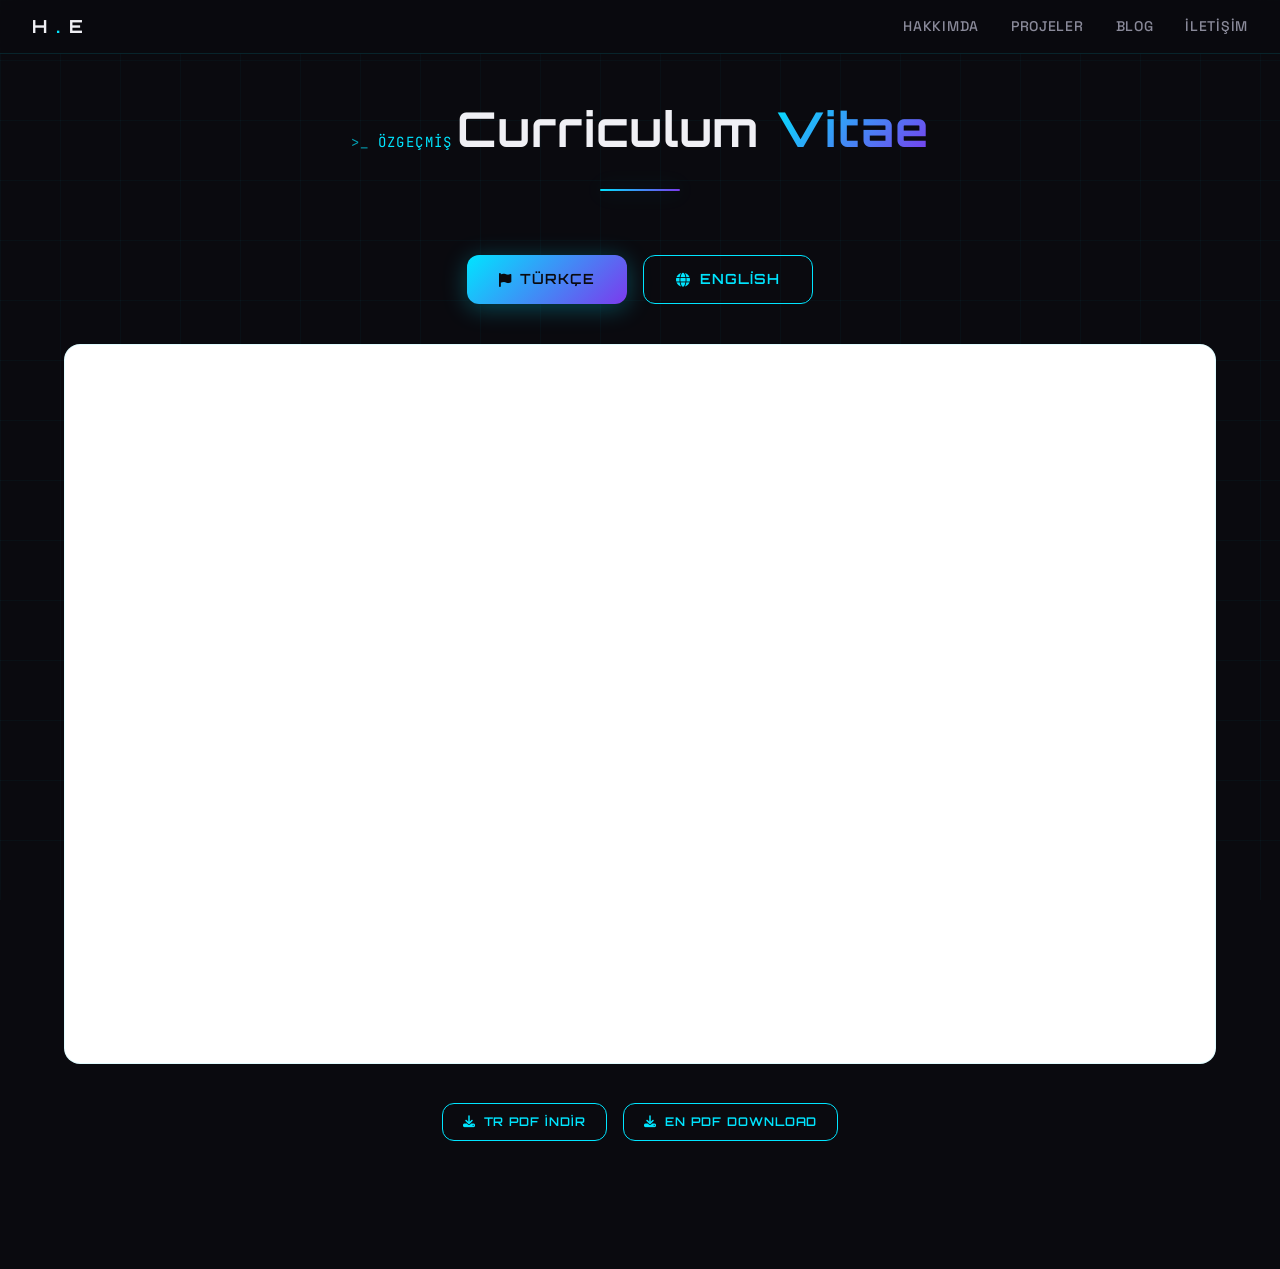
<file: cv/index.html>
<!DOCTYPE html>
<html lang="tr">
<head>
  <meta charset="UTF-8">
  <meta name="viewport" content="width=device-width, initial-scale=1.0">
  <title>CV — Harun Ensarioğlu</title>
  <meta name="description" content="Harun Ensarioğlu CV - Robotic Software Developer">
  <link rel="stylesheet" href="../assets/css/index.css">
  <link rel="stylesheet" href="../assets/css/components.css">
  <link rel="stylesheet" href="../assets/css/pages.css">
  <link rel="stylesheet" href="https://cdnjs.cloudflare.com/ajax/libs/font-awesome/6.5.1/css/all.min.css">
  <style>
    .cv-page { padding-top: 100px; min-height: 100vh; }
    .cv-toggle { display: flex; justify-content: center; gap: var(--space-4); margin-bottom: var(--space-10); }
    .cv-frame { width: 100%; height: 80vh; border: 1px solid var(--clr-border); border-radius: var(--radius-xl); background: #fff; }
    .cv-download { display: flex; justify-content: center; gap: var(--space-4); margin-top: var(--space-8); }
    .cv-section { display: none; }
    .cv-section.active { display: block; }
  </style>
</head>
<body>
<nav class="navbar scrolled" id="navbar">
  <div class="container navbar__inner">
    <a href="../index.html" class="navbar__logo">H<span>.</span>E</a>
    <div class="navbar__nav">
      <a href="../index.html#about" class="navbar__link">Hakkımda</a>
      <a href="../index.html#projects" class="navbar__link">Projeler</a>
      <a href="../blog/index.html" class="navbar__link">Blog</a>
      <a href="../index.html#contact" class="navbar__link">İletişim</a>
    </div>
  </div>
</nav>

<section class="cv-page section" id="cv">
  <div class="container">
    <div class="section-header">
      <div class="section-header__label">Özgeçmiş</div>
      <h1 class="section-header__title">Curriculum <span class="highlight">Vitae</span></h1>
      <div class="section-header__line"></div>
    </div>

    <div class="cv-toggle">
      <button class="btn btn--primary" id="btnTR" onclick="showCV('tr')"><i class="fa-solid fa-flag"></i> Türkçe</button>
      <button class="btn btn--outline" id="btnEN" onclick="showCV('en')"><i class="fa-solid fa-globe"></i> English</button>
    </div>

    <div class="cv-section active" id="cvTR">
      <iframe src="../Harun_Ensarioglu_CV_TR.pdf" class="cv-frame" title="CV Türkçe"></iframe>
    </div>
    <div class="cv-section" id="cvEN">
      <iframe src="../Harun_Ensarioglu_CV_EN.pdf" class="cv-frame" title="CV English"></iframe>
    </div>

    <div class="cv-download">
      <a href="../Harun_Ensarioglu_CV_TR.pdf" download class="btn btn--outline btn--sm"><i class="fa-solid fa-download"></i> TR PDF İndir</a>
      <a href="../Harun_Ensarioglu_CV_EN.pdf" download class="btn btn--outline btn--sm"><i class="fa-solid fa-download"></i> EN PDF Download</a>
    </div>
  </div>
</section>

<script>
function showCV(lang) {
  document.getElementById('cvTR').classList.toggle('active', lang === 'tr');
  document.getElementById('cvEN').classList.toggle('active', lang === 'en');
  document.getElementById('btnTR').className = lang === 'tr' ? 'btn btn--primary' : 'btn btn--outline';
  document.getElementById('btnEN').className = lang === 'en' ? 'btn btn--primary' : 'btn btn--outline';
}
</script>
</body>
</html>
</file>
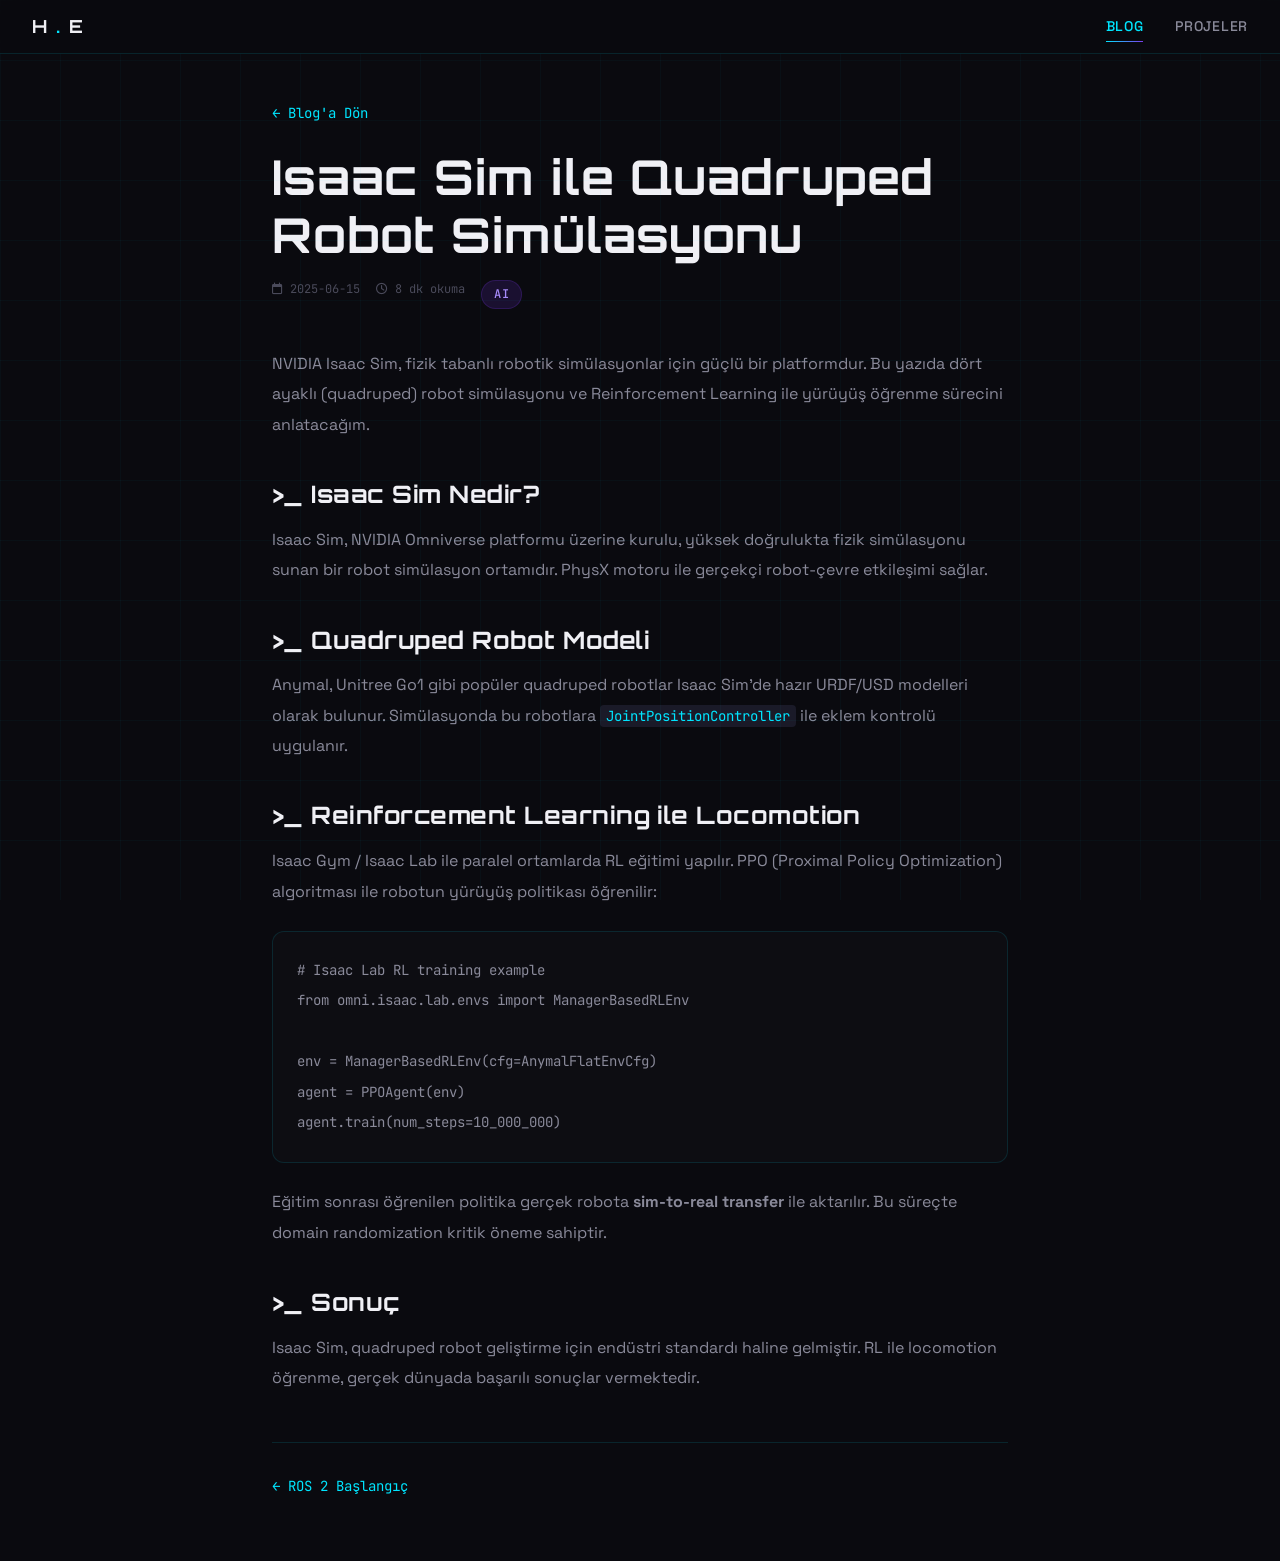
<file: blog/posts/isaac-sim-quadruped.html>
<!DOCTYPE html>
<html lang="tr">
<head>
  <meta charset="UTF-8">
  <meta name="viewport" content="width=device-width, initial-scale=1.0">
  <title>Isaac Sim ile Quadruped Robot — Harun Ensarioğlu</title>
  <link rel="stylesheet" href="../../assets/css/index.css">
  <link rel="stylesheet" href="../../assets/css/components.css">
  <link rel="stylesheet" href="../../assets/css/pages.css">
  <link rel="stylesheet" href="https://cdnjs.cloudflare.com/ajax/libs/font-awesome/6.5.1/css/all.min.css">
  <style>
    .post { padding-top: 100px; max-width: 800px; margin: 0 auto; padding-inline: var(--space-8); }
    .post__header { margin-bottom: var(--space-10); }
    .post__back { display: inline-flex; align-items: center; gap: var(--space-2); font-family: var(--font-mono); font-size: var(--fs-sm); color: var(--clr-cyan); margin-bottom: var(--space-6); }
    .post__meta { display: flex; gap: var(--space-4); font-family: var(--font-mono); font-size: var(--fs-xs); color: var(--clr-text-muted); margin-top: var(--space-4); }
    .post__title { font-size: clamp(var(--fs-3xl), 4vw, var(--fs-5xl)); }
    .post__body { line-height: 1.9; color: var(--clr-text-secondary); }
    .post__body h2 { font-size: var(--fs-2xl); color: var(--clr-text-primary); margin: var(--space-10) 0 var(--space-4); }
    .post__body p { margin-bottom: var(--space-5); }
    .post__body code { font-family: var(--font-mono); background: var(--clr-surface-2); padding: 2px 6px; border-radius: var(--radius-sm); font-size: var(--fs-sm); color: var(--clr-cyan); }
    .post__body pre { background: #0D0D12; border: 1px solid var(--clr-border); border-radius: var(--radius-lg); padding: var(--space-6); overflow-x: auto; margin: var(--space-6) 0; }
    .post__body pre code { background: none; padding: 0; color: var(--clr-text-secondary); }
    .post__nav { display: flex; justify-content: space-between; border-top: 1px solid var(--clr-border); padding-top: var(--space-8); margin-top: var(--space-12); margin-bottom: var(--space-16); }
    .post__nav a { color: var(--clr-cyan); font-family: var(--font-mono); font-size: var(--fs-sm); }
  </style>
</head>
<body>
<nav class="navbar scrolled">
  <div class="container navbar__inner">
    <a href="../../index.html" class="navbar__logo">H<span>.</span>E</a>
    <div class="navbar__nav">
      <a href="../index.html" class="navbar__link active">Blog</a>
      <a href="../../index.html#projects" class="navbar__link">Projeler</a>
    </div>
  </div>
</nav>

<article class="post">
  <div class="post__header">
    <a href="../index.html" class="post__back">← Blog'a Dön</a>
    <h1 class="post__title">Isaac Sim ile <span class="highlight">Quadruped</span> Robot Simülasyonu</h1>
    <div class="post__meta">
      <span><i class="fa-regular fa-calendar"></i> 2025-06-15</span>
      <span><i class="fa-regular fa-clock"></i> 8 dk okuma</span>
      <span><span class="badge badge--purple">AI</span></span>
    </div>
  </div>

  <div class="post__body">
    <p>NVIDIA Isaac Sim, fizik tabanlı robotik simülasyonlar için güçlü bir platformdur. Bu yazıda dört ayaklı (quadruped) robot simülasyonu ve Reinforcement Learning ile yürüyüş öğrenme sürecini anlatacağım.</p>

    <h2>>_ Isaac Sim Nedir?</h2>
    <p>Isaac Sim, NVIDIA Omniverse platformu üzerine kurulu, yüksek doğrulukta fizik simülasyonu sunan bir robot simülasyon ortamıdır. PhysX motoru ile gerçekçi robot-çevre etkileşimi sağlar.</p>

    <h2>>_ Quadruped Robot Modeli</h2>
    <p>Anymal, Unitree Go1 gibi popüler quadruped robotlar Isaac Sim'de hazır URDF/USD modelleri olarak bulunur. Simülasyonda bu robotlara <code>JointPositionController</code> ile eklem kontrolü uygulanır.</p>

    <h2>>_ Reinforcement Learning ile Locomotion</h2>
    <p>Isaac Gym / Isaac Lab ile paralel ortamlarda RL eğitimi yapılır. PPO (Proximal Policy Optimization) algoritması ile robotun yürüyüş politikası öğrenilir:</p>
    <pre><code># Isaac Lab RL training example
from omni.isaac.lab.envs import ManagerBasedRLEnv

env = ManagerBasedRLEnv(cfg=AnymalFlatEnvCfg)
agent = PPOAgent(env)
agent.train(num_steps=10_000_000)</code></pre>

    <p>Eğitim sonrası öğrenilen politika gerçek robota <strong>sim-to-real transfer</strong> ile aktarılır. Bu süreçte domain randomization kritik öneme sahiptir.</p>

    <h2>>_ Sonuç</h2>
    <p>Isaac Sim, quadruped robot geliştirme için endüstri standardı haline gelmiştir. RL ile locomotion öğrenme, gerçek dünyada başarılı sonuçlar vermektedir.</p>
  </div>

  <div class="post__nav">
    <a href="ros2-baslangic.html">← ROS 2 Başlangıç</a>
    <span></span>
  </div>
</article>
</body>
</html>
</file>
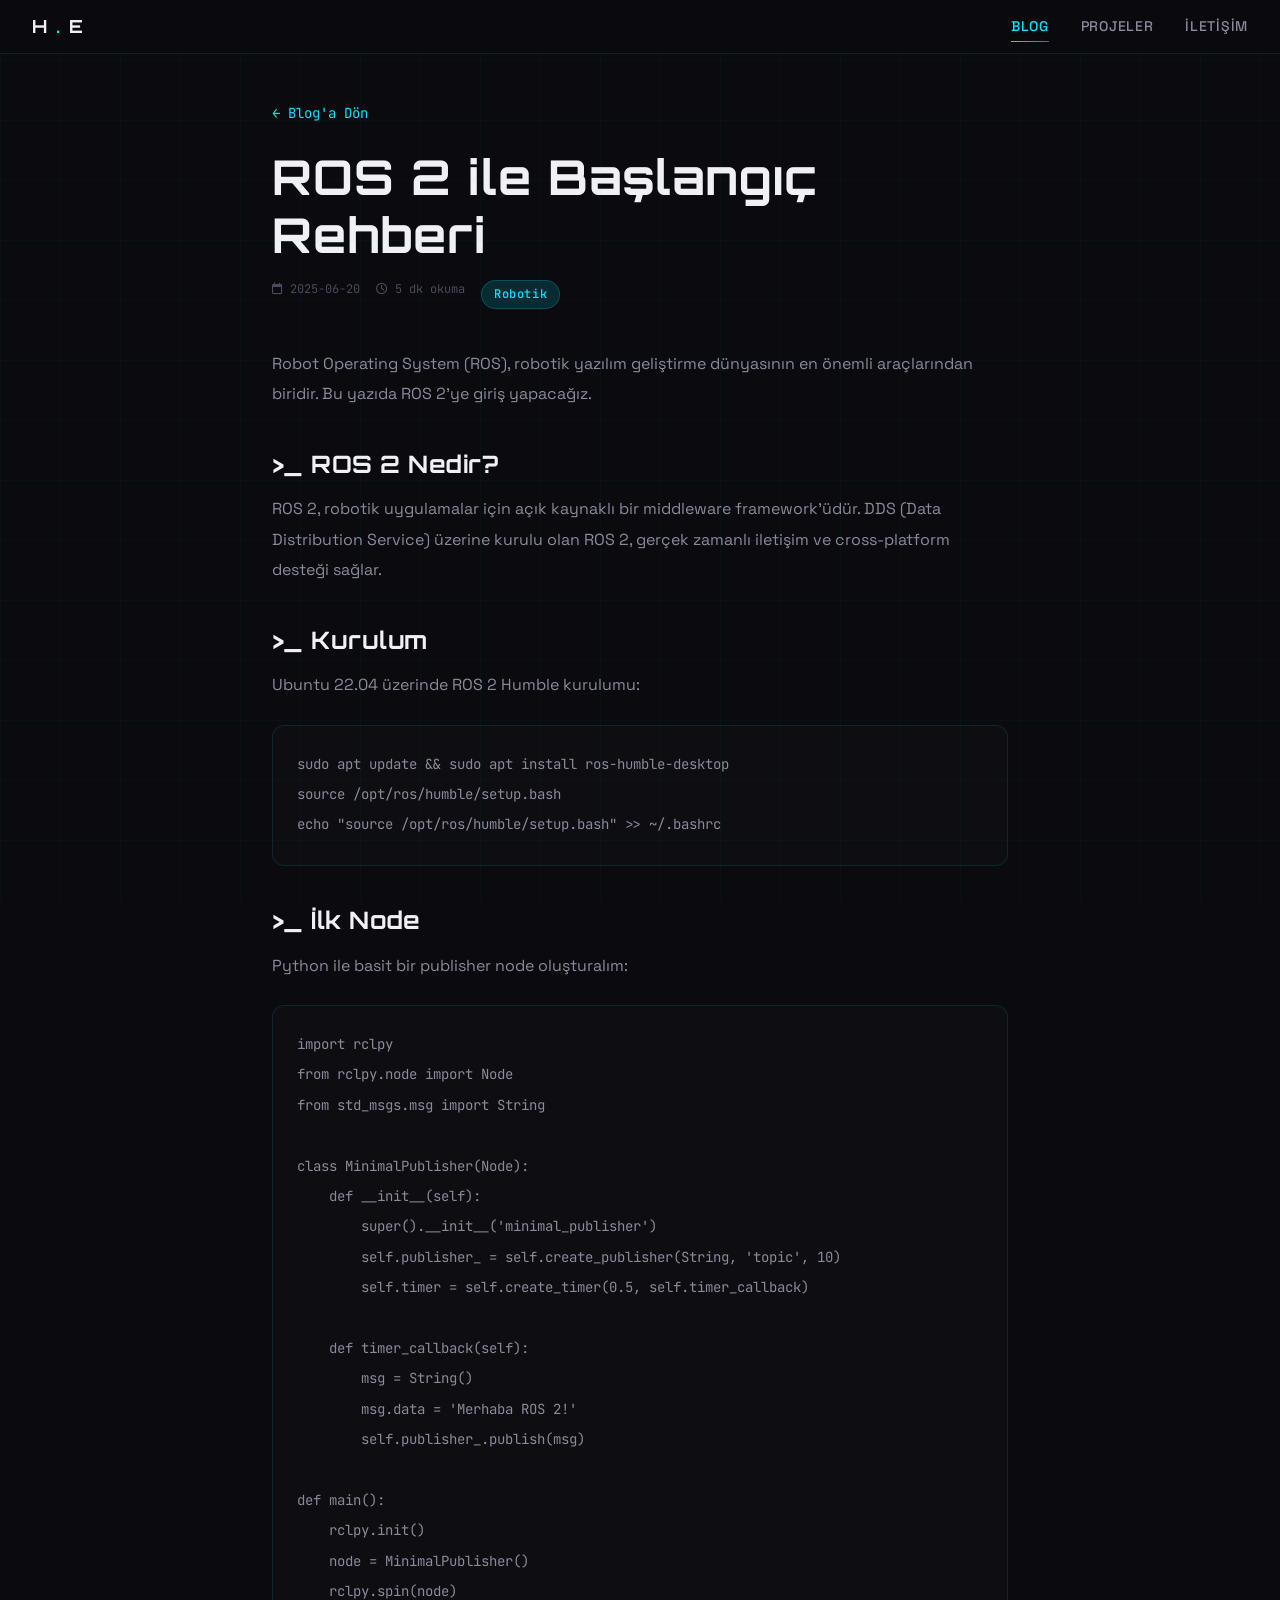
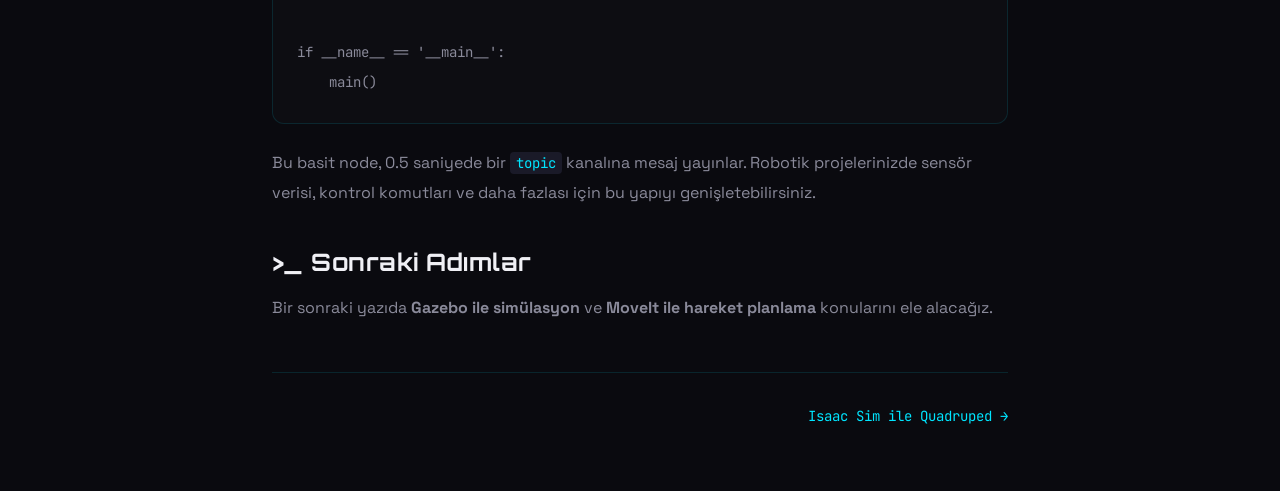
<file: blog/posts/ros2-baslangic.html>
<!DOCTYPE html>
<html lang="tr">
<head>
  <meta charset="UTF-8">
  <meta name="viewport" content="width=device-width, initial-scale=1.0">
  <title>ROS 2 ile Başlangıç Rehberi — Harun Ensarioğlu</title>
  <link rel="stylesheet" href="../../assets/css/index.css">
  <link rel="stylesheet" href="../../assets/css/components.css">
  <link rel="stylesheet" href="../../assets/css/pages.css">
  <link rel="stylesheet" href="https://cdnjs.cloudflare.com/ajax/libs/font-awesome/6.5.1/css/all.min.css">
  <style>
    .post { padding-top: 100px; max-width: 800px; margin: 0 auto; padding-inline: var(--space-8); }
    .post__header { margin-bottom: var(--space-10); }
    .post__back { display: inline-flex; align-items: center; gap: var(--space-2); font-family: var(--font-mono); font-size: var(--fs-sm); color: var(--clr-cyan); margin-bottom: var(--space-6); }
    .post__back:hover { gap: var(--space-3); }
    .post__meta { display: flex; gap: var(--space-4); font-family: var(--font-mono); font-size: var(--fs-xs); color: var(--clr-text-muted); margin-top: var(--space-4); }
    .post__title { font-size: clamp(var(--fs-3xl), 4vw, var(--fs-5xl)); }
    .post__body { line-height: 1.9; color: var(--clr-text-secondary); }
    .post__body h2 { font-size: var(--fs-2xl); color: var(--clr-text-primary); margin: var(--space-10) 0 var(--space-4); }
    .post__body p { margin-bottom: var(--space-5); }
    .post__body code { font-family: var(--font-mono); background: var(--clr-surface-2); padding: 2px 6px; border-radius: var(--radius-sm); font-size: var(--fs-sm); color: var(--clr-cyan); }
    .post__body pre { background: #0D0D12; border: 1px solid var(--clr-border); border-radius: var(--radius-lg); padding: var(--space-6); overflow-x: auto; margin: var(--space-6) 0; }
    .post__body pre code { background: none; padding: 0; color: var(--clr-text-secondary); }
    .post__nav { display: flex; justify-content: space-between; border-top: 1px solid var(--clr-border); padding-top: var(--space-8); margin-top: var(--space-12); margin-bottom: var(--space-16); }
    .post__nav a { color: var(--clr-cyan); font-family: var(--font-mono); font-size: var(--fs-sm); }
  </style>
</head>
<body>
<nav class="navbar scrolled">
  <div class="container navbar__inner">
    <a href="../../index.html" class="navbar__logo">H<span>.</span>E</a>
    <div class="navbar__nav">
      <a href="../index.html" class="navbar__link active">Blog</a>
      <a href="../../index.html#projects" class="navbar__link">Projeler</a>
      <a href="../../index.html#contact" class="navbar__link">İletişim</a>
    </div>
  </div>
</nav>

<article class="post">
  <div class="post__header">
    <a href="../index.html" class="post__back">← Blog'a Dön</a>
    <h1 class="post__title">ROS 2 ile <span class="highlight">Başlangıç</span> Rehberi</h1>
    <div class="post__meta">
      <span><i class="fa-regular fa-calendar"></i> 2025-06-20</span>
      <span><i class="fa-regular fa-clock"></i> 5 dk okuma</span>
      <span><span class="badge badge--sm">Robotik</span></span>
    </div>
  </div>

  <div class="post__body">
    <p>Robot Operating System (ROS), robotik yazılım geliştirme dünyasının en önemli araçlarından biridir. Bu yazıda ROS 2'ye giriş yapacağız.</p>

    <h2>>_ ROS 2 Nedir?</h2>
    <p>ROS 2, robotik uygulamalar için açık kaynaklı bir middleware framework'üdür. DDS (Data Distribution Service) üzerine kurulu olan ROS 2, gerçek zamanlı iletişim ve cross-platform desteği sağlar.</p>

    <h2>>_ Kurulum</h2>
    <p>Ubuntu 22.04 üzerinde ROS 2 Humble kurulumu:</p>
    <pre><code>sudo apt update && sudo apt install ros-humble-desktop
source /opt/ros/humble/setup.bash
echo "source /opt/ros/humble/setup.bash" >> ~/.bashrc</code></pre>

    <h2>>_ İlk Node</h2>
    <p>Python ile basit bir publisher node oluşturalım:</p>
    <pre><code>import rclpy
from rclpy.node import Node
from std_msgs.msg import String

class MinimalPublisher(Node):
    def __init__(self):
        super().__init__('minimal_publisher')
        self.publisher_ = self.create_publisher(String, 'topic', 10)
        self.timer = self.create_timer(0.5, self.timer_callback)

    def timer_callback(self):
        msg = String()
        msg.data = 'Merhaba ROS 2!'
        self.publisher_.publish(msg)

def main():
    rclpy.init()
    node = MinimalPublisher()
    rclpy.spin(node)

if __name__ == '__main__':
    main()</code></pre>

    <p>Bu basit node, 0.5 saniyede bir <code>topic</code> kanalına mesaj yayınlar. Robotik projelerinizde sensör verisi, kontrol komutları ve daha fazlası için bu yapıyı genişletebilirsiniz.</p>

    <h2>>_ Sonraki Adımlar</h2>
    <p>Bir sonraki yazıda <strong>Gazebo ile simülasyon</strong> ve <strong>MoveIt ile hareket planlama</strong> konularını ele alacağız.</p>
  </div>

  <div class="post__nav">
    <span></span>
    <a href="isaac-sim-quadruped.html">Isaac Sim ile Quadruped →</a>
  </div>
</article>
</body>
</html>
</file>
<file: assets/css/index.css>
/* ==========================================================================
   HARUN ENSARİOĞLU — Design System
   Robotics & AI Personal Portfolio
   ========================================================================== */

/* --------------------------------------------------------------------------
   1. Google Fonts Import
   -------------------------------------------------------------------------- */
@import url('https://fonts.googleapis.com/css2?family=Orbitron:wght@400;500;600;700;800;900&family=Exo+2:wght@300;400;500;600;700;800;900&family=Space+Grotesk:wght@300;400;500;600;700&family=JetBrains+Mono:wght@300;400;500;600&display=swap');

/* --------------------------------------------------------------------------
   2. CSS Custom Properties (Design Tokens)
   -------------------------------------------------------------------------- */
:root {
  /* Colors */
  --clr-bg:          #0A0A0F;
  --clr-surface:     #12121A;
  --clr-surface-2:   #1A1A28;
  --clr-border:      rgba(0, 229, 255, 0.12);
  --clr-border-glow: rgba(0, 229, 255, 0.4);

  /* Accent */
  --clr-cyan:        #00E5FF;
  --clr-cyan-dim:    rgba(0, 229, 255, 0.15);
  --clr-purple:      #7C3AED;
  --clr-purple-dim:  rgba(124, 58, 237, 0.15);
  --clr-green:       #00FF88;

  /* Gradient */
  --gradient-main:   linear-gradient(135deg, #00E5FF, #7C3AED);
  --gradient-subtle: linear-gradient(135deg, rgba(0,229,255,0.1), rgba(124,58,237,0.1));

  /* Text */
  --clr-text-primary:   #F0F0F5;
  --clr-text-secondary: #8A8A9A;
  --clr-text-muted:     #4A4A5A;

  /* Typography */
  --font-display: 'Orbitron', 'Courier New', monospace;
  --font-body:    'Space Grotesk', system-ui, sans-serif;
  --font-mono:    'JetBrains Mono', 'Courier New', monospace;

  /* Font Sizes (fluid) */
  --fs-xs:   0.75rem;    /* 12px */
  --fs-sm:   0.875rem;   /* 14px */
  --fs-base: 1rem;       /* 16px */
  --fs-lg:   1.125rem;   /* 18px */
  --fs-xl:   1.25rem;    /* 20px */
  --fs-2xl:  1.5rem;     /* 24px */
  --fs-3xl:  1.875rem;   /* 30px */
  --fs-4xl:  2.25rem;    /* 36px */
  --fs-5xl:  3rem;       /* 48px */
  --fs-6xl:  3.75rem;    /* 60px */
  --fs-7xl:  4.5rem;     /* 72px */

  /* Spacing */
  --space-1:  0.25rem;
  --space-2:  0.5rem;
  --space-3:  0.75rem;
  --space-4:  1rem;
  --space-5:  1.25rem;
  --space-6:  1.5rem;
  --space-8:  2rem;
  --space-10: 2.5rem;
  --space-12: 3rem;
  --space-16: 4rem;
  --space-20: 5rem;
  --space-24: 6rem;
  --space-32: 8rem;

  /* Border Radius */
  --radius-sm: 4px;
  --radius-md: 8px;
  --radius-lg: 12px;
  --radius-xl: 16px;
  --radius-2xl: 24px;
  --radius-full: 9999px;

  /* Shadows / Glows */
  --shadow-cyan:   0 0 20px rgba(0, 229, 255, 0.25), 0 0 60px rgba(0, 229, 255, 0.08);
  --shadow-purple: 0 0 20px rgba(124, 58, 237, 0.25), 0 0 60px rgba(124, 58, 237, 0.08);
  --shadow-card:   0 4px 24px rgba(0, 0, 0, 0.4), 0 1px 4px rgba(0, 0, 0, 0.6);
  --glow-text-cyan: 0 0 20px rgba(0, 229, 255, 0.6), 0 0 40px rgba(0, 229, 255, 0.3);

  /* Transitions */
  --transition-fast:   150ms cubic-bezier(0.4, 0, 0.2, 1);
  --transition-base:   300ms cubic-bezier(0.4, 0, 0.2, 1);
  --transition-slow:   600ms cubic-bezier(0.4, 0, 0.2, 1);
  --transition-spring: 400ms cubic-bezier(0.34, 1.56, 0.64, 1);

  /* Layout */
  --max-width: 1280px;
  --section-padding: var(--space-32) var(--space-8);
}

/* --------------------------------------------------------------------------
   3. CSS Reset
   -------------------------------------------------------------------------- */
*, *::before, *::after {
  box-sizing: border-box;
  margin: 0;
  padding: 0;
}

html {
  scroll-behavior: smooth;
  -webkit-text-size-adjust: 100%;
  tab-size: 4;
}

body {
  font-family: var(--font-body);
  font-size: var(--fs-base);
  line-height: 1.6;
  color: var(--clr-text-primary);
  background-color: var(--clr-bg);
  overflow-x: hidden;
  -webkit-font-smoothing: antialiased;
  -moz-osx-font-smoothing: grayscale;
}

img, video, svg {
  display: block;
  max-width: 100%;
}

a {
  color: inherit;
  text-decoration: none;
}

button, input, select, textarea {
  font: inherit;
  color: inherit;
}

ul, ol {
  list-style: none;
}

h1, h2, h3, h4, h5, h6 {
  font-family: var(--font-display);
  font-weight: 700;
  line-height: 1.2;
  letter-spacing: 0.02em;
}

/* --------------------------------------------------------------------------
   4. Grid Background Pattern
   -------------------------------------------------------------------------- */
body::before {
  content: '';
  position: fixed;
  inset: 0;
  background-image:
    linear-gradient(rgba(0, 229, 255, 0.03) 1px, transparent 1px),
    linear-gradient(90deg, rgba(0, 229, 255, 0.03) 1px, transparent 1px);
  background-size: 60px 60px;
  pointer-events: none;
  z-index: 0;
}

/* --------------------------------------------------------------------------
   5. Layout Utilities
   -------------------------------------------------------------------------- */
.container {
  width: 100%;
  max-width: var(--max-width);
  margin-inline: auto;
  padding-inline: var(--space-8);
}

@media (max-width: 768px) {
  .container {
    padding-inline: var(--space-5);
  }
}

.section {
  position: relative;
  padding: var(--section-padding);
  z-index: 1;
}

.section--alt {
  background: var(--clr-surface);
  border-top: 1px solid var(--clr-border);
  border-bottom: 1px solid var(--clr-border);
}

/* --------------------------------------------------------------------------
   6. Section Header Component
   -------------------------------------------------------------------------- */
.section-header {
  margin-bottom: var(--space-16);
  text-align: center;
}

.section-header__label {
  display: inline-flex;
  align-items: center;
  gap: var(--space-2);
  font-family: var(--font-mono);
  font-size: var(--fs-sm);
  color: var(--clr-cyan);
  letter-spacing: 0.1em;
  text-transform: uppercase;
  margin-bottom: var(--space-4);
}

.section-header__label::before {
  content: '>_';
  opacity: 0.7;
}

.section-header__title {
  font-size: clamp(var(--fs-3xl), 4vw, var(--fs-5xl));
  color: var(--clr-text-primary);
  position: relative;
  display: inline-block;
}

.section-header__title .highlight {
  background: var(--gradient-main);
  -webkit-background-clip: text;
  -webkit-text-fill-color: transparent;
  background-clip: text;
}

.section-header__line {
  width: 80px;
  height: 2px;
  background: var(--gradient-main);
  margin: var(--space-5) auto 0;
  border-radius: var(--radius-full);
  box-shadow: var(--shadow-cyan);
}

.section-header__desc {
  max-width: 600px;
  margin: var(--space-5) auto 0;
  color: var(--clr-text-secondary);
  font-size: var(--fs-lg);
  line-height: 1.7;
}

/* --------------------------------------------------------------------------
   7. Typography Utilities
   -------------------------------------------------------------------------- */
.text-gradient {
  background: var(--gradient-main);
  -webkit-background-clip: text;
  -webkit-text-fill-color: transparent;
  background-clip: text;
}

.text-cyan    { color: var(--clr-cyan); }
.text-purple  { color: var(--clr-purple); }
.text-green   { color: var(--clr-green); }
.text-muted   { color: var(--clr-text-secondary); }
.font-display { font-family: var(--font-display); }
.font-mono    { font-family: var(--font-mono); }

/* --------------------------------------------------------------------------
   8. Glow & Neon Utilities
   -------------------------------------------------------------------------- */
.glow-cyan {
  box-shadow: var(--shadow-cyan);
  border-color: var(--clr-cyan) !important;
}

.glow-purple {
  box-shadow: var(--shadow-purple);
  border-color: var(--clr-purple) !important;
}

.glow-text {
  text-shadow: var(--glow-text-cyan);
}

/* --------------------------------------------------------------------------
   9. Scroll Animations (Intersection Observer)
   -------------------------------------------------------------------------- */
.fade-in {
  opacity: 0;
  transform: translateY(24px);
  transition: opacity var(--transition-slow), transform var(--transition-slow);
}

.fade-in.visible {
  opacity: 1;
  transform: translateY(0);
}

.fade-in-left {
  opacity: 0;
  transform: translateX(-32px);
  transition: opacity var(--transition-slow), transform var(--transition-slow);
}

.fade-in-left.visible {
  opacity: 1;
  transform: translateX(0);
}

.fade-in-right {
  opacity: 0;
  transform: translateX(32px);
  transition: opacity var(--transition-slow), transform var(--transition-slow);
}

.fade-in-right.visible {
  opacity: 1;
  transform: translateX(0);
}

/* Staggered delay helpers */
.delay-1 { transition-delay: 100ms; }
.delay-2 { transition-delay: 200ms; }
.delay-3 { transition-delay: 300ms; }
.delay-4 { transition-delay: 400ms; }
.delay-5 { transition-delay: 500ms; }
.delay-6 { transition-delay: 600ms; }

/* --------------------------------------------------------------------------
   10. Scrollbar Styling
   -------------------------------------------------------------------------- */
::-webkit-scrollbar {
  width: 6px;
}

::-webkit-scrollbar-track {
  background: var(--clr-bg);
}

::-webkit-scrollbar-thumb {
  background: var(--clr-purple);
  border-radius: var(--radius-full);
}

::-webkit-scrollbar-thumb:hover {
  background: var(--clr-cyan);
}

/* --------------------------------------------------------------------------
   11. Selection
   -------------------------------------------------------------------------- */
::selection {
  background: rgba(0, 229, 255, 0.2);
  color: var(--clr-cyan);
}

/* --------------------------------------------------------------------------
   12. Focus Visible
   -------------------------------------------------------------------------- */
:focus-visible {
  outline: 2px solid var(--clr-cyan);
  outline-offset: 3px;
  border-radius: var(--radius-sm);
}

/* --------------------------------------------------------------------------
   13. Responsive Helpers
   -------------------------------------------------------------------------- */
.hide-mobile  { display: block; }
.show-mobile  { display: none; }

@media (max-width: 768px) {
  .hide-mobile { display: none; }
  .show-mobile { display: block; }
  :root {
    --section-padding: var(--space-20) var(--space-5);
  }
}
</file>
<file: assets/css/components.css>
/* ==========================================================================
   HARUN ENSARİOĞLU — Component Library
   ========================================================================== */

/* --------------------------------------------------------------------------
   1. NAVBAR
   -------------------------------------------------------------------------- */
.navbar {
  position: fixed;
  top: 0;
  left: 0;
  right: 0;
  z-index: 1000;
  padding: var(--space-4) 0;
  transition: background var(--transition-base), backdrop-filter var(--transition-base),
              border-bottom var(--transition-base), padding var(--transition-base);
}

.navbar.scrolled {
  background: rgba(10, 10, 15, 0.85);
  backdrop-filter: blur(20px);
  -webkit-backdrop-filter: blur(20px);
  border-bottom: 1px solid var(--clr-border);
  padding: var(--space-3) 0;
}

.navbar__inner {
  display: flex;
  align-items: center;
  justify-content: space-between;
  gap: var(--space-8);
}

.navbar__logo {
  font-family: var(--font-display);
  font-size: var(--fs-lg);
  font-weight: 700;
  letter-spacing: 0.05em;
  color: var(--clr-text-primary);
  display: flex;
  align-items: center;
  gap: var(--space-2);
  transition: color var(--transition-fast);
}

.navbar__logo span {
  color: var(--clr-cyan);
}

.navbar__logo:hover {
  text-shadow: var(--glow-text-cyan);
}

.navbar__nav {
  display: flex;
  align-items: center;
  gap: var(--space-8);
}

.navbar__link {
  font-size: var(--fs-sm);
  font-weight: 500;
  color: var(--clr-text-secondary);
  letter-spacing: 0.05em;
  text-transform: uppercase;
  position: relative;
  transition: color var(--transition-fast);
}

.navbar__link::after {
  content: '';
  position: absolute;
  bottom: -4px;
  left: 0;
  right: 0;
  height: 1px;
  background: var(--gradient-main);
  transform: scaleX(0);
  transform-origin: left;
  transition: transform var(--transition-base);
}

.navbar__link:hover,
.navbar__link.active {
  color: var(--clr-cyan);
}

.navbar__link:hover::after,
.navbar__link.active::after {
  transform: scaleX(1);
}

.navbar__actions {
  display: flex;
  align-items: center;
  gap: var(--space-4);
}

.lang-toggle {
  display: flex;
  align-items: center;
  gap: var(--space-1);
  background: var(--clr-surface);
  border: 1px solid var(--clr-border);
  border-radius: var(--radius-full);
  padding: var(--space-1) var(--space-2);
  cursor: pointer;
  transition: border-color var(--transition-fast);
}

.lang-toggle:hover {
  border-color: var(--clr-cyan);
}

.lang-btn {
  font-family: var(--font-mono);
  font-size: var(--fs-xs);
  font-weight: 600;
  letter-spacing: 0.1em;
  color: var(--clr-text-muted);
  padding: 2px var(--space-2);
  border-radius: var(--radius-full);
  cursor: pointer;
  transition: all var(--transition-fast);
  border: none;
  background: transparent;
}

.lang-btn.active {
  background: var(--gradient-main);
  color: var(--clr-bg);
}

/* Hamburger */
.hamburger {
  display: none;
  flex-direction: column;
  gap: 5px;
  background: none;
  border: none;
  cursor: pointer;
  padding: var(--space-2);
}

.hamburger__line {
  width: 24px;
  height: 2px;
  background: var(--clr-text-primary);
  border-radius: var(--radius-full);
  transition: all var(--transition-base);
}

.hamburger.open .hamburger__line:nth-child(1) { transform: translateY(7px) rotate(45deg); }
.hamburger.open .hamburger__line:nth-child(2) { opacity: 0; }
.hamburger.open .hamburger__line:nth-child(3) { transform: translateY(-7px) rotate(-45deg); }

/* Mobile nav drawer */
.mobile-nav {
  display: none;
  position: fixed;
  inset: 0;
  top: 60px;
  background: rgba(10, 10, 15, 0.97);
  backdrop-filter: blur(24px);
  z-index: 999;
  flex-direction: column;
  align-items: center;
  justify-content: center;
  gap: var(--space-8);
  padding: var(--space-8);
  opacity: 0;
  pointer-events: none;
  transition: opacity var(--transition-base);
}

.mobile-nav.open {
  display: flex;
  opacity: 1;
  pointer-events: all;
}

.mobile-nav__link {
  font-family: var(--font-display);
  font-size: var(--fs-2xl);
  font-weight: 700;
  color: var(--clr-text-secondary);
  letter-spacing: 0.1em;
  text-transform: uppercase;
  transition: color var(--transition-fast);
}

.mobile-nav__link:hover { color: var(--clr-cyan); }

@media (max-width: 900px) {
  .navbar__nav { display: none; }
  .hamburger   { display: flex; }
}

/* --------------------------------------------------------------------------
   2. BUTTONS
   -------------------------------------------------------------------------- */
.btn {
  display: inline-flex;
  align-items: center;
  justify-content: center;
  gap: var(--space-2);
  padding: var(--space-3) var(--space-8);
  font-family: var(--font-display);
  font-size: var(--fs-sm);
  font-weight: 600;
  letter-spacing: 0.08em;
  text-transform: uppercase;
  border-radius: var(--radius-lg);
  cursor: pointer;
  border: none;
  transition: all var(--transition-spring);
  position: relative;
  overflow: hidden;
  white-space: nowrap;
  text-decoration: none;
}

.btn::before {
  content: '';
  position: absolute;
  inset: 0;
  opacity: 0;
  transition: opacity var(--transition-fast);
  background: rgba(255, 255, 255, 0.08);
}

.btn:hover::before { opacity: 1; }

.btn:active { transform: scale(0.97); }

/* Primary */
.btn--primary {
  background: var(--gradient-main);
  color: var(--clr-bg);
  box-shadow: 0 4px 24px rgba(0, 229, 255, 0.3), 0 1px 4px rgba(0, 0, 0, 0.4);
}

.btn--primary:hover {
  transform: translateY(-2px);
  box-shadow: 0 8px 32px rgba(0, 229, 255, 0.45), 0 2px 8px rgba(0, 0, 0, 0.4);
}

/* Outline */
.btn--outline {
  background: transparent;
  color: var(--clr-cyan);
  border: 1px solid var(--clr-cyan);
  box-shadow: inset 0 0 0 0 var(--clr-cyan-dim);
}

.btn--outline:hover {
  background: var(--clr-cyan-dim);
  transform: translateY(-2px);
  box-shadow: var(--shadow-cyan);
}

/* Ghost */
.btn--ghost {
  background: transparent;
  color: var(--clr-text-secondary);
  border: 1px solid var(--clr-border);
}

.btn--ghost:hover {
  color: var(--clr-cyan);
  border-color: var(--clr-border-glow);
}

/* Size variants */
.btn--sm { padding: var(--space-2) var(--space-5); font-size: var(--fs-xs); }
.btn--lg { padding: var(--space-4) var(--space-10); font-size: var(--fs-base); }

/* --------------------------------------------------------------------------
   3. CARDS (Glassmorphism)
   -------------------------------------------------------------------------- */
.card {
  background: rgba(18, 18, 26, 0.7);
  backdrop-filter: blur(12px);
  -webkit-backdrop-filter: blur(12px);
  border: 1px solid var(--clr-border);
  border-radius: var(--radius-2xl);
  padding: var(--space-8);
  position: relative;
  overflow: hidden;
  transition: transform var(--transition-spring), border-color var(--transition-base),
              box-shadow var(--transition-base);
}

.card::before {
  content: '';
  position: absolute;
  top: 0;
  left: 0;
  right: 0;
  height: 1px;
  background: linear-gradient(90deg, transparent, var(--clr-cyan), transparent);
  opacity: 0;
  transition: opacity var(--transition-base);
}

.card:hover {
  transform: translateY(-4px);
  border-color: var(--clr-border-glow);
  box-shadow: var(--shadow-cyan), var(--shadow-card);
}

.card:hover::before {
  opacity: 1;
}

.card--project {
  display: flex;
  flex-direction: column;
  gap: var(--space-5);
  cursor: pointer;
}

.card__badge-row {
  display: flex;
  flex-wrap: wrap;
  gap: var(--space-2);
}

.card__title {
  font-size: var(--fs-xl);
  color: var(--clr-text-primary);
  transition: color var(--transition-fast);
}

.card:hover .card__title {
  color: var(--clr-cyan);
}

.card__desc {
  color: var(--clr-text-secondary);
  font-size: var(--fs-sm);
  line-height: 1.7;
  flex: 1;
}

.card__link-row {
  display: flex;
  align-items: center;
  gap: var(--space-3);
  margin-top: auto;
}

.card__link {
  font-size: var(--fs-sm);
  color: var(--clr-cyan);
  display: inline-flex;
  align-items: center;
  gap: var(--space-1);
  transition: gap var(--transition-fast);
}

.card__link:hover { gap: var(--space-3); }

.card__icon {
  width: 48px;
  height: 48px;
  border-radius: var(--radius-lg);
  background: var(--gradient-subtle);
  border: 1px solid var(--clr-border);
  display: flex;
  align-items: center;
  justify-content: center;
  color: var(--clr-cyan);
  font-size: var(--fs-xl);
  flex-shrink: 0;
}

/* Blog card */
.card--blog .card__image {
  width: 100%;
  height: 200px;
  object-fit: cover;
  border-radius: var(--radius-lg);
  border: 1px solid var(--clr-border);
  margin-bottom: var(--space-4);
}

.card--blog .card__meta {
  display: flex;
  align-items: center;
  gap: var(--space-3);
  margin-bottom: var(--space-3);
}

.card--blog .card__date {
  font-family: var(--font-mono);
  font-size: var(--fs-xs);
  color: var(--clr-text-muted);
}

.card--blog .card__read-time {
  font-family: var(--font-mono);
  font-size: var(--fs-xs);
  color: var(--clr-text-muted);
}

.card--blog .card__read-time::before {
  content: '·';
  margin-right: var(--space-2);
}

/* --------------------------------------------------------------------------
   4. SKILL BADGE
   -------------------------------------------------------------------------- */
.badge {
  display: inline-flex;
  align-items: center;
  gap: var(--space-2);
  padding: var(--space-1) var(--space-3);
  background: var(--clr-cyan-dim);
  border: 1px solid rgba(0, 229, 255, 0.2);
  border-radius: var(--radius-full);
  font-family: var(--font-mono);
  font-size: var(--fs-xs);
  font-weight: 500;
  color: var(--clr-cyan);
  letter-spacing: 0.05em;
  transition: all var(--transition-fast);
  white-space: nowrap;
}

.badge:hover {
  background: rgba(0, 229, 255, 0.25);
  border-color: var(--clr-cyan);
  box-shadow: 0 0 12px rgba(0, 229, 255, 0.2);
  transform: translateY(-1px);
}

.badge--purple {
  background: var(--clr-purple-dim);
  border-color: rgba(124, 58, 237, 0.2);
  color: #A78BFA;
}

.badge--purple:hover {
  background: rgba(124, 58, 237, 0.25);
  border-color: var(--clr-purple);
  box-shadow: 0 0 12px rgba(124, 58, 237, 0.2);
}

.badge--green {
  background: rgba(0, 255, 136, 0.1);
  border-color: rgba(0, 255, 136, 0.2);
  color: var(--clr-green);
}

/* Skill group (label + badges) */
.skill-group {
  display: flex;
  flex-direction: column;
  gap: var(--space-3);
}

.skill-group__label {
  font-family: var(--font-body);
  font-size: var(--fs-base);
  font-weight: 700;
  color: var(--clr-cyan);
  text-transform: uppercase;
  letter-spacing: 0.08em;
  display: flex;
  align-items: center;
  gap: var(--space-2);
}

.skill-group__label::before {
  content: '';
  display: inline-block;
  width: 8px;
  height: 1px;
  background: var(--clr-cyan);
}

.skill-group__badges {
  display: flex;
  flex-wrap: wrap;
  gap: var(--space-2);
}

/* --------------------------------------------------------------------------
   5. TIMELINE
   -------------------------------------------------------------------------- */
.timeline {
  position: relative;
  display: flex;
  flex-direction: column;
  gap: 0;
}

.timeline::before {
  content: '';
  position: absolute;
  left: 20px;
  top: 8px;
  bottom: 8px;
  width: 1px;
  background: linear-gradient(180deg, var(--clr-cyan), var(--clr-purple), transparent);
}

.timeline__item {
  position: relative;
  padding-left: var(--space-16);
  padding-bottom: var(--space-12);
}

.timeline__item:last-child {
  padding-bottom: 0;
}

.timeline__dot {
  position: absolute;
  left: 12px;
  top: 6px;
  width: 18px;
  height: 18px;
  border-radius: 50%;
  background: var(--clr-surface);
  border: 2px solid var(--clr-cyan);
  box-shadow: 0 0 12px rgba(0, 229, 255, 0.4), 0 0 24px rgba(0, 229, 255, 0.15);
  transition: all var(--transition-base);
}

.timeline__item:hover .timeline__dot {
  background: var(--clr-cyan);
  box-shadow: 0 0 20px rgba(0, 229, 255, 0.7);
}

.timeline__content {
  background: rgba(18, 18, 26, 0.6);
  border: 1px solid var(--clr-border);
  border-radius: var(--radius-xl);
  padding: var(--space-6);
  transition: border-color var(--transition-base), box-shadow var(--transition-base);
}

.timeline__item:hover .timeline__content {
  border-color: var(--clr-border-glow);
  box-shadow: var(--shadow-card);
}

.timeline__period {
  font-family: var(--font-mono);
  font-size: var(--fs-xs);
  color: var(--clr-cyan);
  letter-spacing: 0.1em;
  margin-bottom: var(--space-2);
}

.timeline__title {
  font-size: var(--fs-lg);
  color: var(--clr-text-primary);
  margin-bottom: var(--space-1);
}

.timeline__org {
  font-size: var(--fs-sm);
  color: var(--clr-text-secondary);
  margin-bottom: var(--space-4);
}

.timeline__org a {
  color: var(--clr-purple);
  transition: color var(--transition-fast);
}
.timeline__org a:hover { color: var(--clr-cyan); }

.timeline__bullets {
  display: flex;
  flex-direction: column;
  gap: var(--space-2);
}

.timeline__bullet {
  font-size: var(--fs-sm);
  color: var(--clr-text-secondary);
  display: flex;
  gap: var(--space-2);
  line-height: 1.6;
}

.timeline__bullet::before {
  content: '▸';
  color: var(--clr-cyan);
  flex-shrink: 0;
  margin-top: 1px;
}

/* --------------------------------------------------------------------------
   6. TERMINAL BLOCK
   -------------------------------------------------------------------------- */
.terminal {
  background: #0D0D12;
  border: 1px solid var(--clr-border);
  border-radius: var(--radius-xl);
  overflow: hidden;
  font-family: var(--font-mono);
}

.terminal__header {
  display: flex;
  align-items: center;
  gap: var(--space-2);
  padding: var(--space-3) var(--space-5);
  background: var(--clr-surface);
  border-bottom: 1px solid var(--clr-border);
}

.terminal__dot {
  width: 12px;
  height: 12px;
  border-radius: 50%;
}

.terminal__dot--red    { background: #FF5F57; }
.terminal__dot--yellow { background: #FEBC2E; }
.terminal__dot--green  { background: #28C840; }

.terminal__title {
  flex: 1;
  text-align: center;
  font-size: var(--fs-xs);
  color: var(--clr-text-muted);
  margin-left: -36px;
}

.terminal__body {
  padding: var(--space-6);
  font-size: var(--fs-sm);
  line-height: 1.8;
  color: var(--clr-text-secondary);
}

.terminal__prompt {
  color: var(--clr-cyan);
}

.terminal__cmd {
  color: var(--clr-text-primary);
}

.terminal__output {
  color: var(--clr-green);
}

.terminal__cursor {
  display: inline-block;
  width: 8px;
  height: 14px;
  background: var(--clr-cyan);
  animation: blink 1s step-end infinite;
  vertical-align: text-bottom;
  margin-left: 2px;
}

@keyframes blink {
  50% { opacity: 0; }
}

/* --------------------------------------------------------------------------
   7. STAT CARD
   -------------------------------------------------------------------------- */
.stat-card {
  text-align: center;
  padding: var(--space-6);
  background: rgba(18, 18, 26, 0.6);
  border: 1px solid var(--clr-border);
  border-radius: var(--radius-xl);
  transition: all var(--transition-base);
}

.stat-card:hover {
  border-color: var(--clr-border-glow);
  box-shadow: var(--shadow-cyan);
  transform: translateY(-2px);
}

.stat-card__value {
  font-family: var(--font-display);
  font-size: var(--fs-4xl);
  font-weight: 800;
  background: var(--gradient-main);
  -webkit-background-clip: text;
  -webkit-text-fill-color: transparent;
  background-clip: text;
  line-height: 1;
  margin-bottom: var(--space-2);
}

.stat-card__label {
  font-size: var(--fs-sm);
  color: var(--clr-text-muted);
  text-transform: uppercase;
  letter-spacing: 0.08em;
}

/* --------------------------------------------------------------------------
   8. FOOTER
   -------------------------------------------------------------------------- */
.footer {
  position: relative;
  z-index: 1;
  background: var(--clr-surface);
  border-top: 1px solid var(--clr-border);
  padding: var(--space-12) 0 var(--space-8);
}

.footer__grid {
  display: grid;
  grid-template-columns: 1fr 1fr 1fr;
  gap: var(--space-8);
  margin-bottom: var(--space-10);
}

.footer__brand .footer__logo {
  font-family: var(--font-display);
  font-size: var(--fs-xl);
  font-weight: 700;
  color: var(--clr-text-primary);
  margin-bottom: var(--space-3);
  display: block;
}

.footer__brand .footer__logo span { color: var(--clr-cyan); }

.footer__tagline {
  font-size: var(--fs-sm);
  color: var(--clr-text-muted);
  line-height: 1.7;
}

.footer__nav-title {
  font-family: var(--font-display);
  font-size: var(--fs-xs);
  color: var(--clr-cyan);
  letter-spacing: 0.1em;
  text-transform: uppercase;
  margin-bottom: var(--space-4);
}

.footer__nav-links {
  display: flex;
  flex-direction: column;
  gap: var(--space-2);
}

.footer__nav-link {
  font-size: var(--fs-sm);
  color: var(--clr-text-muted);
  transition: color var(--transition-fast);
}

.footer__nav-link:hover { color: var(--clr-cyan); }

.footer__socials {
  display: flex;
  gap: var(--space-3);
  flex-wrap: wrap;
  align-content: flex-start;
}

.social-icon {
  width: 44px;
  height: 44px;
  border-radius: var(--radius-lg);
  background: var(--clr-surface-2);
  border: 1px solid var(--clr-border);
  display: flex;
  align-items: center;
  justify-content: center;
  color: var(--clr-text-secondary);
  font-size: var(--fs-lg);
  transition: all var(--transition-spring);
  text-decoration: none;
}

.social-icon:hover {
  background: var(--clr-cyan-dim);
  border-color: var(--clr-cyan);
  color: var(--clr-cyan);
  transform: translateY(-3px);
  box-shadow: var(--shadow-cyan);
}

.footer__bottom {
  display: flex;
  align-items: center;
  justify-content: space-between;
  padding-top: var(--space-8);
  border-top: 1px solid var(--clr-border);
}

.footer__copy {
  font-family: var(--font-mono);
  font-size: var(--fs-xs);
  color: var(--clr-text-muted);
}

.footer__copy span { color: var(--clr-cyan); }

.footer__made {
  font-family: var(--font-mono);
  font-size: var(--fs-xs);
  color: var(--clr-text-muted);
}

@media (max-width: 768px) {
  .footer__grid {
    grid-template-columns: 1fr;
    gap: var(--space-8);
  }

  .footer__bottom {
    flex-direction: column;
    gap: var(--space-3);
    text-align: center;
  }
}

/* --------------------------------------------------------------------------
   9. CONTACT FORM
   -------------------------------------------------------------------------- */
.contact-form {
  display: flex;
  flex-direction: column;
  gap: var(--space-5);
}

.form-group {
  display: flex;
  flex-direction: column;
  gap: var(--space-2);
}

.form-label {
  font-family: var(--font-mono);
  font-size: var(--fs-xs);
  color: var(--clr-text-muted);
  letter-spacing: 0.1em;
  text-transform: uppercase;
}

.form-input,
.form-textarea {
  background: var(--clr-surface-2);
  border: 1px solid var(--clr-border);
  border-radius: var(--radius-lg);
  padding: var(--space-3) var(--space-5);
  color: var(--clr-text-primary);
  font-size: var(--fs-base);
  transition: border-color var(--transition-fast), box-shadow var(--transition-fast);
  width: 100%;
}

.form-input::placeholder,
.form-textarea::placeholder {
  color: var(--clr-text-muted);
}

.form-input:focus,
.form-textarea:focus {
  outline: none;
  border-color: var(--clr-cyan);
  box-shadow: 0 0 0 3px rgba(0, 229, 255, 0.1);
}

.form-textarea {
  resize: vertical;
  min-height: 140px;
}

/* --------------------------------------------------------------------------
   10. CATEGORY CHIP (Blog filter)
   -------------------------------------------------------------------------- */
.chip {
  display: inline-flex;
  align-items: center;
  padding: var(--space-2) var(--space-4);
  background: transparent;
  border: 1px solid var(--clr-border);
  border-radius: var(--radius-full);
  font-family: var(--font-mono);
  font-size: var(--fs-xs);
  color: var(--clr-text-secondary);
  cursor: pointer;
  transition: all var(--transition-fast);
  letter-spacing: 0.05em;
}

.chip:hover {
  border-color: var(--clr-cyan);
  color: var(--clr-cyan);
  background: var(--clr-cyan-dim);
}

.chip.active {
  background: var(--gradient-main);
  border-color: transparent;
  color: var(--clr-bg);
  font-weight: 600;
}

/* --------------------------------------------------------------------------
   11. GRIDS
   -------------------------------------------------------------------------- */
.grid-3 {
  display: grid;
  grid-template-columns: repeat(3, 1fr);
  gap: var(--space-6);
}

.grid-2 {
  display: grid;
  grid-template-columns: repeat(2, 1fr);
  gap: var(--space-6);
}

@media (max-width: 1024px) {
  .grid-3 { grid-template-columns: repeat(2, 1fr); }
}

@media (max-width: 640px) {
  .grid-3, .grid-2 { grid-template-columns: 1fr; }
}

/* --------------------------------------------------------------------------
   12. SCROLL TO TOP
   -------------------------------------------------------------------------- */
.scroll-top {
  position: fixed;
  bottom: var(--space-8);
  right: var(--space-8);
  width: 48px;
  height: 48px;
  border-radius: 50%;
  background: var(--gradient-main);
  border: none;
  color: var(--clr-bg);
  font-size: var(--fs-lg);
  display: flex;
  align-items: center;
  justify-content: center;
  cursor: pointer;
  z-index: 100;
  opacity: 0;
  transform: translateY(16px);
  transition: all var(--transition-spring);
  box-shadow: var(--shadow-cyan);
  text-decoration: none;
}

.scroll-top.visible {
  opacity: 1;
  transform: translateY(0);
}

.scroll-top:hover {
  transform: translateY(-4px);
  box-shadow: 0 8px 32px rgba(0, 229, 255, 0.5);
}
</file>
<file: assets/css/pages.css>
/* ==========================================================================
   HARUN ENSARİOĞLU — Page-Specific Styles
   ========================================================================== */

/* --------------------------------------------------------------------------
   HERO SECTION
   -------------------------------------------------------------------------- */
.hero {
  position: relative;
  min-height: 100vh;
  display: flex;
  align-items: center;
  justify-content: center;
  overflow: hidden;
  z-index: 1;
}

.hero__canvas {
  position: absolute;
  inset: 0;
  z-index: 0;
}

.hero__overlay {
  position: absolute;
  inset: 0;
  background: radial-gradient(ellipse at 50% 50%, transparent 0%, var(--clr-bg) 75%);
  z-index: 1;
  pointer-events: none;
}

.hero__content {
  position: relative;
  z-index: 2;
  text-align: center;
  max-width: 800px;
  padding: var(--space-8);
}

.hero__label {
  display: inline-flex;
  align-items: center;
  gap: var(--space-2);
  font-family: var(--font-mono);
  font-size: var(--fs-sm);
  color: var(--clr-green);
  letter-spacing: 0.1em;
  margin-bottom: var(--space-6);
  animation: fadeInDown 0.8s ease-out;
}

.hero__label .dot {
  width: 8px;
  height: 8px;
  background: var(--clr-green);
  border-radius: 50%;
  animation: pulse-dot 2s ease-in-out infinite;
}

@keyframes pulse-dot {
  0%, 100% { box-shadow: 0 0 0 0 rgba(0, 255, 136, 0.5); }
  50%      { box-shadow: 0 0 0 6px rgba(0, 255, 136, 0); }
}

.hero__name {
  /* Exo 2: tech/futuristic font with full Turkish character support */
  font-family: 'Exo 2', 'Space Grotesk', sans-serif;
  font-size: clamp(3rem, 8vw, 6rem);
  font-weight: 900;
  letter-spacing: 0.06em;
  line-height: 1.0;
  margin-bottom: var(--space-4);
  animation: fadeInUp 0.8s ease-out 0.2s both;
  text-transform: uppercase;
}

.hero__name .first,
.hero__name .last {
  display: block;
}
.hero__name .first { color: var(--clr-text-primary); }
.hero__name .last {
  color: var(--clr-cyan);
  text-shadow: 0 0 30px rgba(0, 229, 255, 0.5), 0 0 60px rgba(0, 229, 255, 0.2);
  letter-spacing: 0.02em; /* slightly tighter to fit the longer word */
}

.hero__title-wrapper {
  display: flex;
  align-items: center;
  justify-content: center;
  gap: var(--space-2);
  margin-bottom: var(--space-8);
  animation: fadeInUp 0.8s ease-out 0.4s both;
}

.hero__title {
  font-family: var(--font-mono);
  font-size: clamp(var(--fs-base), 2.5vw, var(--fs-xl));
  color: var(--clr-text-secondary);
  overflow: hidden;
  white-space: nowrap;
}

.hero__cursor {
  display: inline-block;
  width: 2px;
  height: 1.2em;
  background: var(--clr-cyan);
  animation: blink 1s step-end infinite;
  flex-shrink: 0;
}

.hero__actions {
  display: flex;
  align-items: center;
  justify-content: center;
  gap: var(--space-4);
  flex-wrap: wrap;
  animation: fadeInUp 0.8s ease-out 0.6s both;
}

.hero__scroll {
  position: absolute;
  bottom: var(--space-10);
  left: 50%;
  transform: translateX(-50%);
  z-index: 2;
  display: flex;
  flex-direction: column;
  align-items: center;
  gap: var(--space-2);
  color: var(--clr-text-muted);
  font-family: var(--font-mono);
  font-size: var(--fs-xs);
  letter-spacing: 0.15em;
  animation: fadeInUp 0.8s ease-out 0.8s both;
}

.hero__scroll-line {
  width: 1px;
  height: 40px;
  background: linear-gradient(180deg, var(--clr-cyan), transparent);
  animation: scroll-line 2s ease-in-out infinite;
}

@keyframes scroll-line {
  0%, 100% { opacity: 0.3; transform: scaleY(0.5); }
  50%      { opacity: 1; transform: scaleY(1); }
}

@keyframes fadeInUp {
  from { opacity: 0; transform: translateY(24px); }
  to   { opacity: 1; transform: translateY(0); }
}

@keyframes fadeInDown {
  from { opacity: 0; transform: translateY(-16px); }
  to   { opacity: 1; transform: translateY(0); }
}

/* --------------------------------------------------------------------------
   ABOUT SECTION
   -------------------------------------------------------------------------- */
.about__grid {
  display: grid;
  grid-template-columns: 1fr 1fr;
  gap: var(--space-16);
  align-items: center;
}

.about__text {
  font-size: var(--fs-base);
  color: var(--clr-text-secondary);
  line-height: 1.8;
  margin-bottom: var(--space-8);
}

.about__text p {
  margin-bottom: var(--space-4);
}

.about__text p:last-child {
  margin-bottom: 0;
}

.about__text strong {
  color: var(--clr-text-primary);
}

.about__stats {
  display: grid;
  grid-template-columns: repeat(3, 1fr);
  gap: var(--space-4);
}

.about__image-wrap {
  position: relative;
  display: flex;
  justify-content: center;
}

.about__image-frame {
  width: 320px;
  height: 400px;
  border-radius: var(--radius-2xl);
  border: 1px solid var(--clr-border);
  background: var(--clr-surface);
  overflow: hidden;
  position: relative;
  box-shadow: var(--shadow-card);
}

.about__image-frame img {
  width: 100%;
  height: 100%;
  object-fit: cover;
}

.about__image-frame::after {
  content: '';
  position: absolute;
  inset: 0;
  background: linear-gradient(180deg, transparent 60%, var(--clr-bg));
  pointer-events: none;
}

.about__image-glow {
  position: absolute;
  width: 200px;
  height: 200px;
  border-radius: 50%;
  background: rgba(0, 229, 255, 0.08);
  filter: blur(60px);
  z-index: -1;
}

.about__image-glow--top   { top: -40px; right: -20px; }
.about__image-glow--bot   { bottom: -40px; left: -20px; background: rgba(124, 58, 237, 0.08); }

@media (max-width: 900px) {
  .about__grid { grid-template-columns: 1fr; gap: var(--space-10); }
  .about__image-wrap { order: -1; }
  .about__stats { grid-template-columns: repeat(3, 1fr); }
}

@media (max-width: 480px) {
  .about__stats { grid-template-columns: 1fr; }
}

/* --------------------------------------------------------------------------
   SKILLS SECTION
   -------------------------------------------------------------------------- */
.skills__grid {
  display: grid;
  grid-template-columns: repeat(3, 1fr);
  gap: var(--space-8);
}

@media (max-width: 768px) {
  .skills__grid { grid-template-columns: 1fr; }
}


/* --------------------------------------------------------------------------
   EDUCATION SECTION
   -------------------------------------------------------------------------- */
/* Uses the same .timeline styles from components.css - no extra CSS needed */

/* --------------------------------------------------------------------------

   PROJECTS GRID
   -------------------------------------------------------------------------- */
.projects__grid {
  display: grid;
  grid-template-columns: repeat(2, 1fr);
  gap: var(--space-6);
}

.projects__more {
  text-align: center;
  margin-top: var(--space-10);
}

@media (max-width: 768px) {
  .projects__grid { grid-template-columns: 1fr; }
}

/* --------------------------------------------------------------------------
   BLOG PREVIEW
   -------------------------------------------------------------------------- */
.blog-preview__grid {
  display: grid;
  grid-template-columns: repeat(3, 1fr);
  gap: var(--space-6);
}

.blog-preview__more {
  text-align: center;
  margin-top: var(--space-10);
}

@media (max-width: 1024px) {
  .blog-preview__grid { grid-template-columns: repeat(2, 1fr); }
}
@media (max-width: 640px) {
  .blog-preview__grid { grid-template-columns: 1fr; }
}

/* --------------------------------------------------------------------------
   CONTACT SECTION
   -------------------------------------------------------------------------- */
.contact__grid {
  display: grid;
  grid-template-columns: 1fr 1fr;
  gap: var(--space-12);
  align-items: start;
}

.contact__info { display: flex; flex-direction: column; gap: var(--space-6); }

.contact__item {
  display: flex;
  align-items: center;
  gap: var(--space-4);
  padding: var(--space-4);
  border-radius: var(--radius-xl);
  border: 1px solid var(--clr-border);
  background: rgba(18, 18, 26, 0.5);
  transition: border-color var(--transition-fast), box-shadow var(--transition-fast);
}

.contact__item:hover {
  border-color: var(--clr-border-glow);
  box-shadow: var(--shadow-cyan);
}

.contact__item-icon {
  width: 48px;
  height: 48px;
  border-radius: var(--radius-lg);
  background: var(--clr-cyan-dim);
  border: 1px solid rgba(0,229,255,0.2);
  display: flex;
  align-items: center;
  justify-content: center;
  color: var(--clr-cyan);
  font-size: var(--fs-lg);
  flex-shrink: 0;
}

.contact__item-text h4 {
  font-family: var(--font-body);
  font-size: var(--fs-sm);
  color: var(--clr-text-primary);
  margin-bottom: 2px;
}

.contact__item-text p, .contact__item-text a {
  font-size: var(--fs-sm);
  color: var(--clr-text-secondary);
  transition: color var(--transition-fast);
}

.contact__item-text a:hover { color: var(--clr-cyan); }

@media (max-width: 768px) {
  .contact__grid { grid-template-columns: 1fr; }
}
</file>
